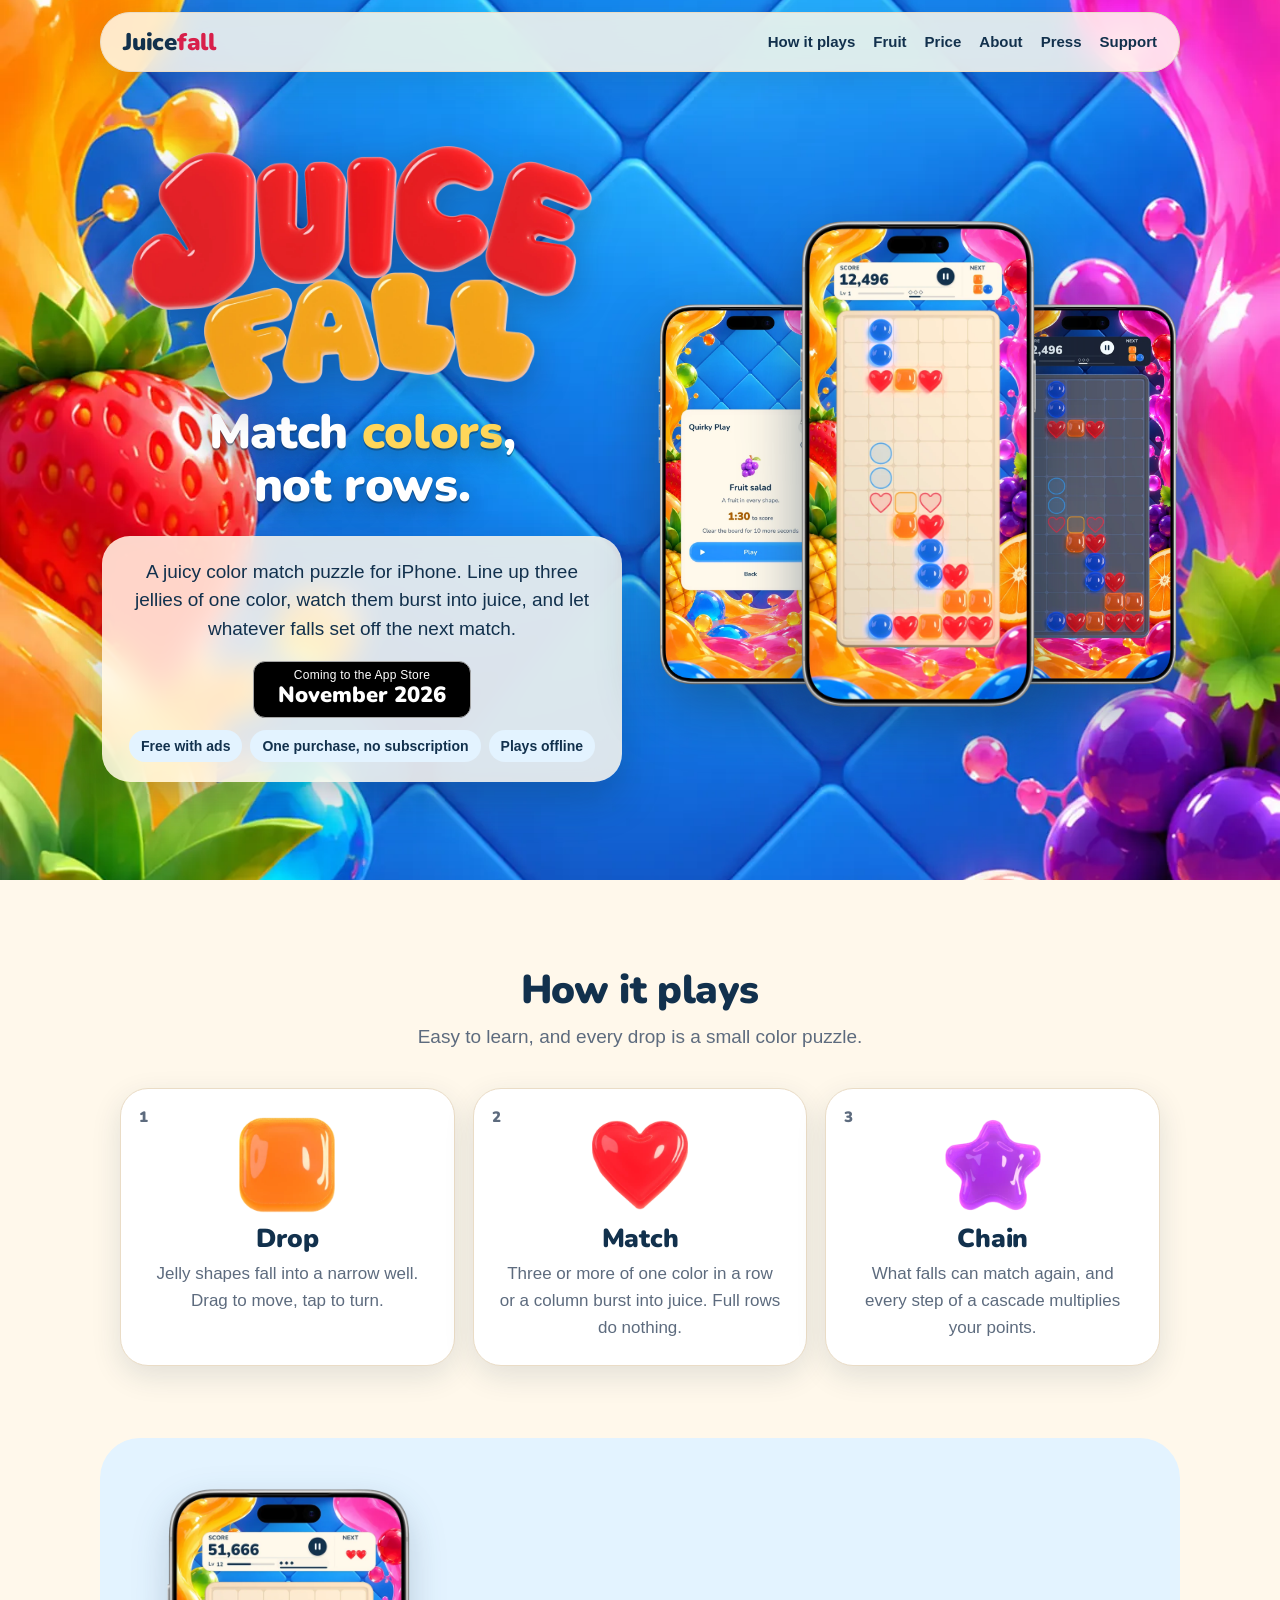
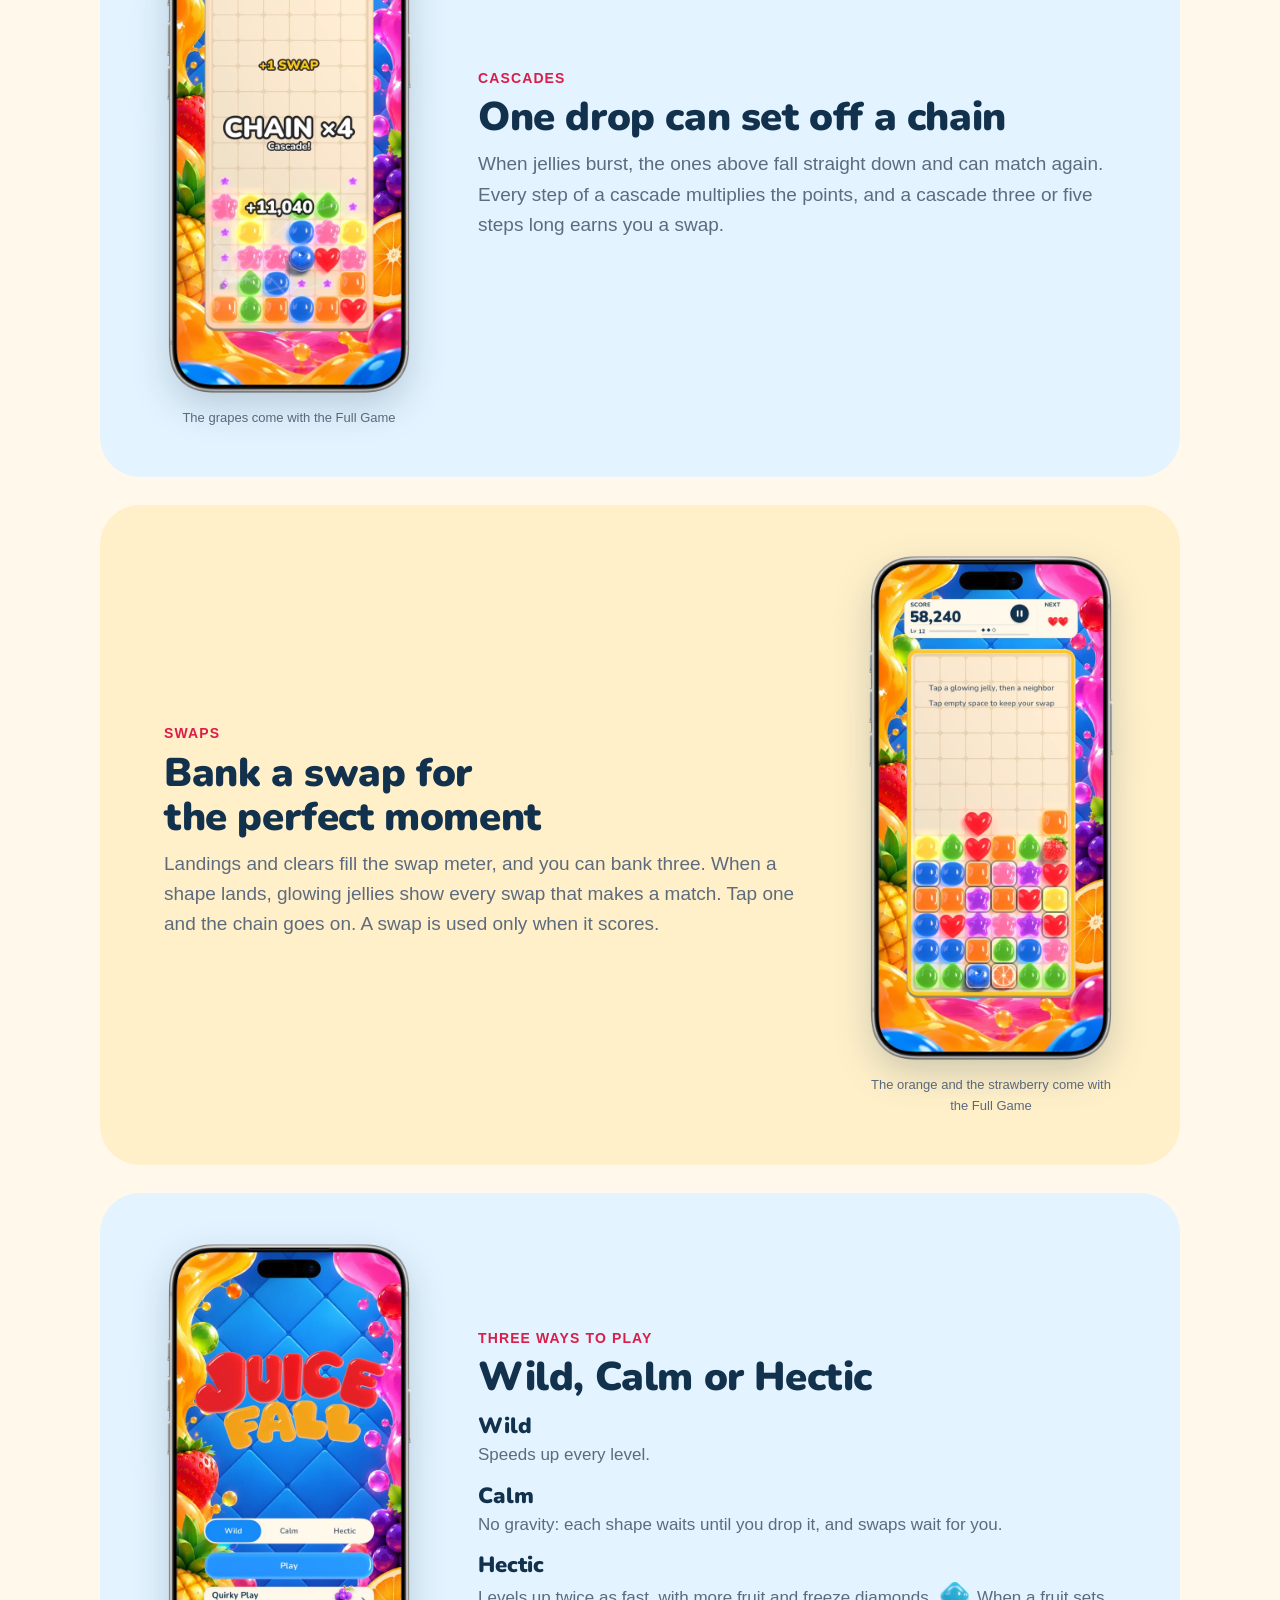
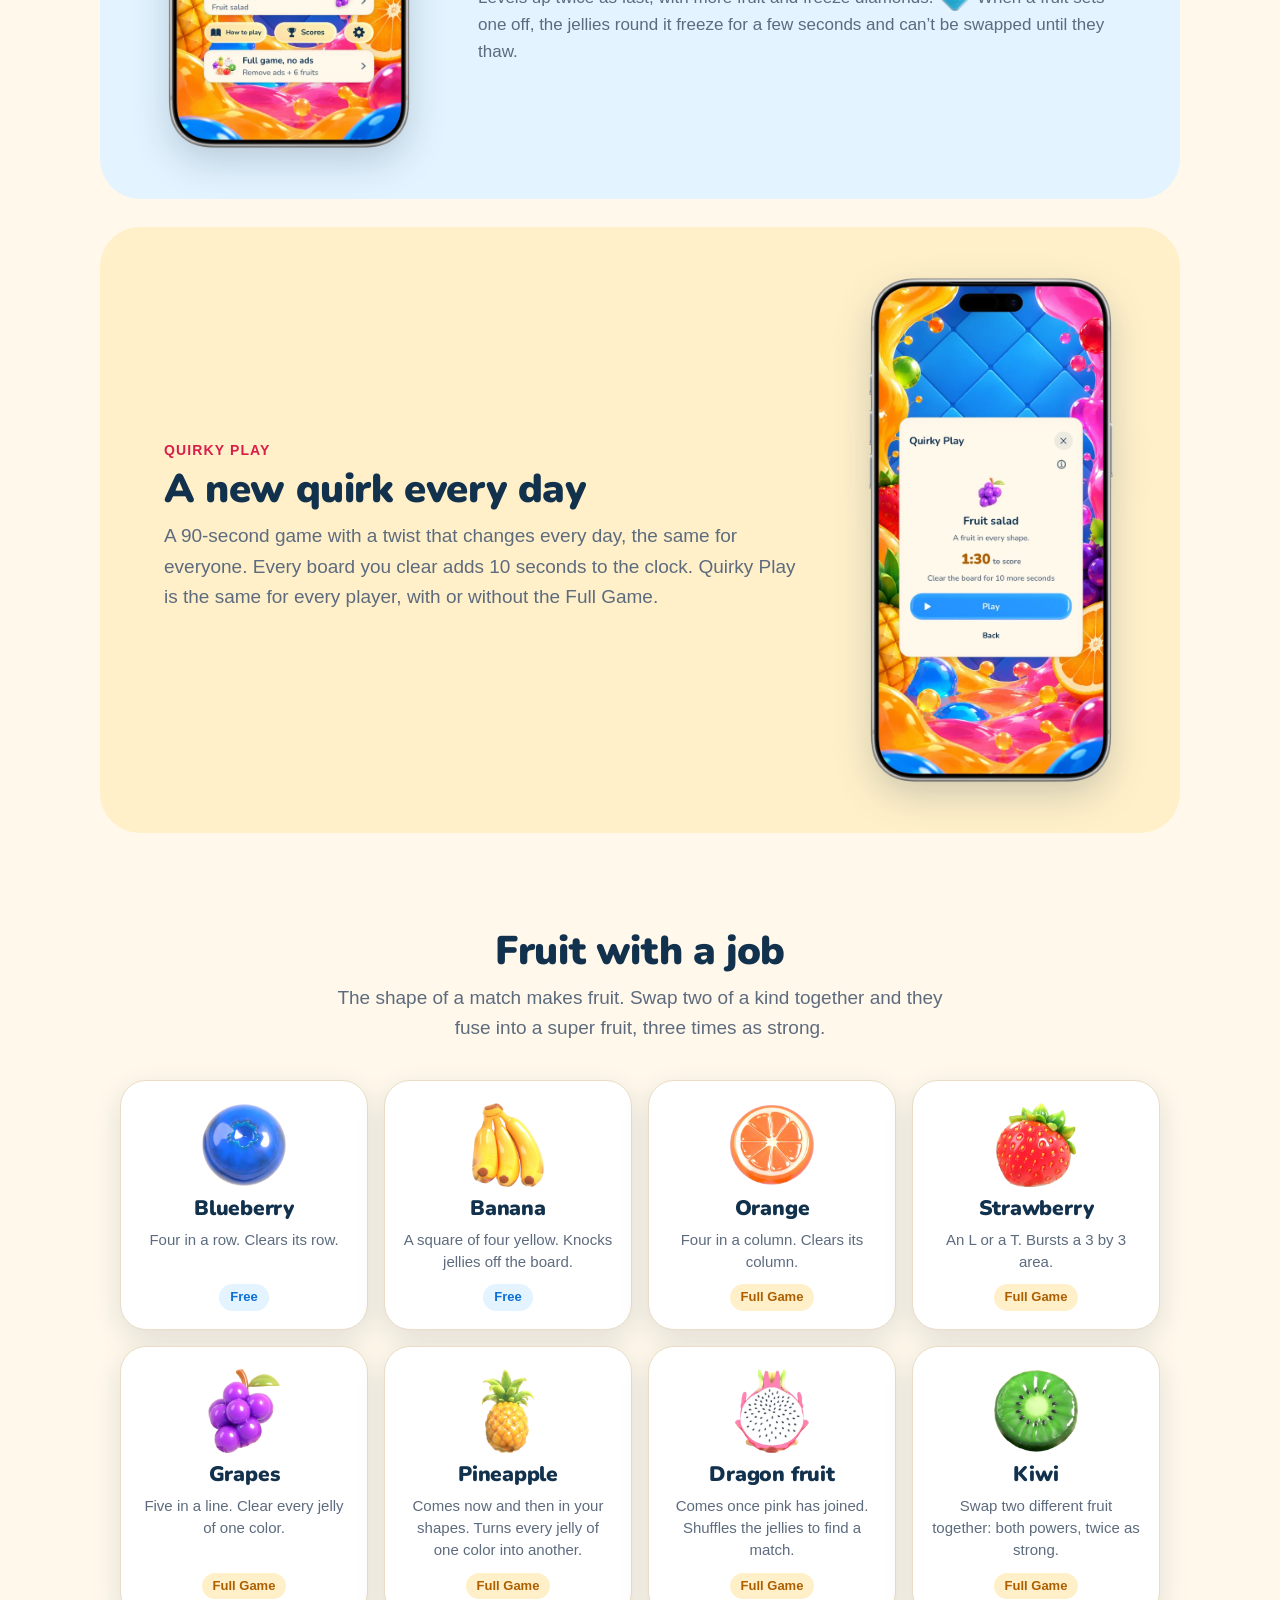
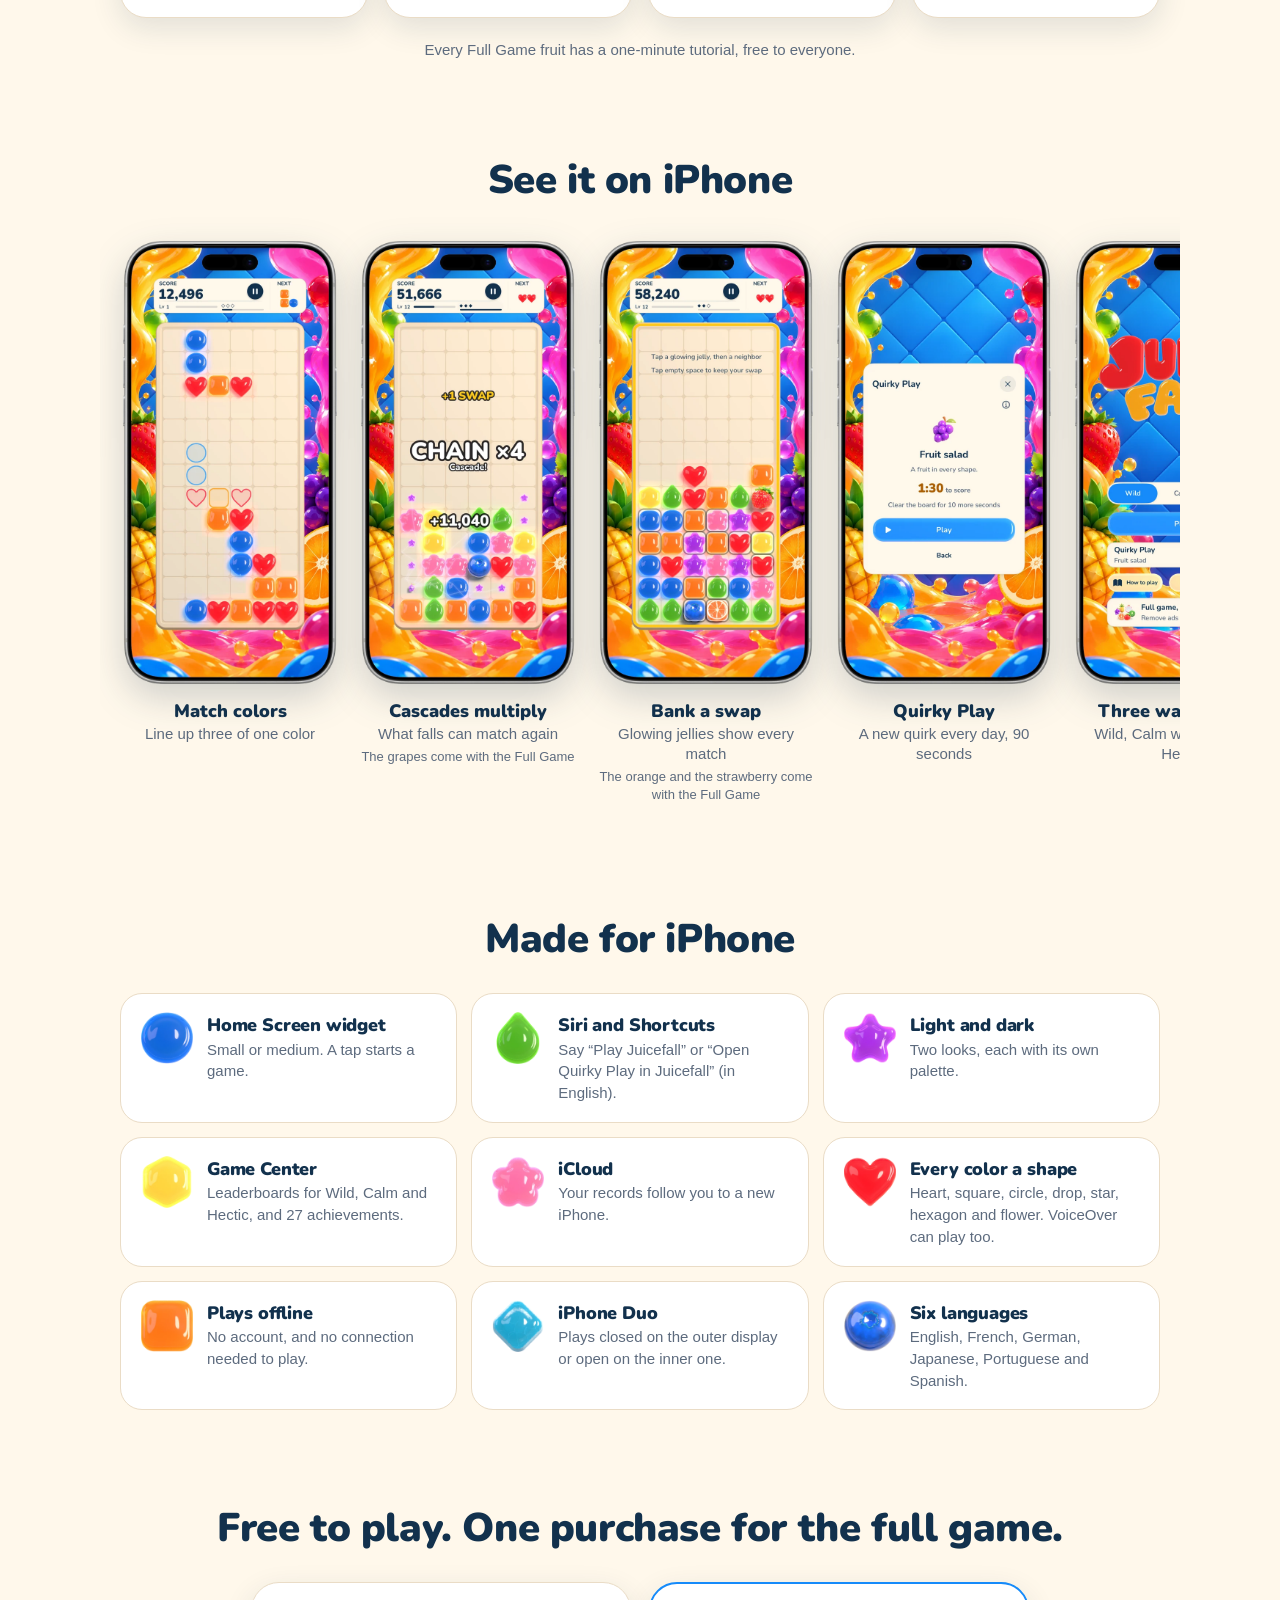
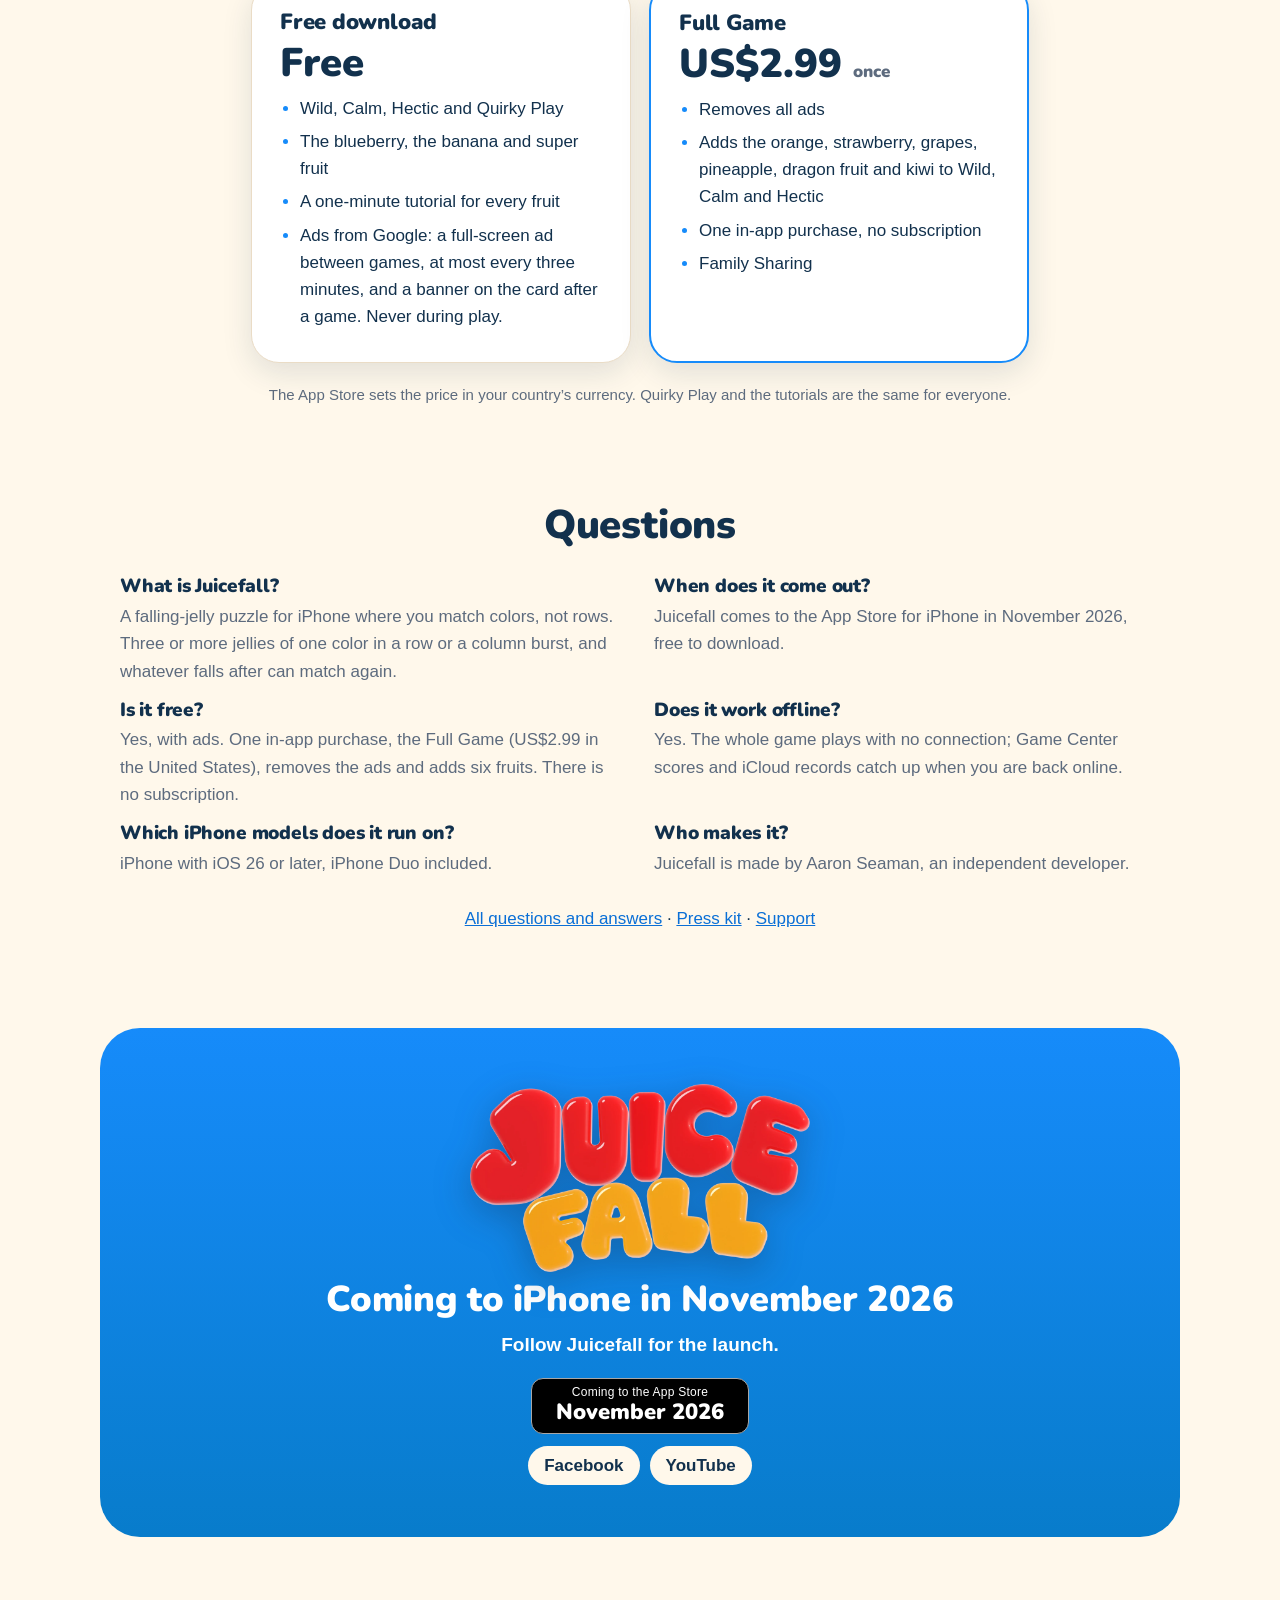
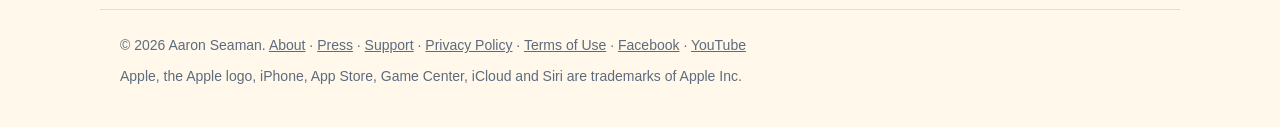
<file: index.html>
<!doctype html>
<html lang="en">
<head>
<meta charset="utf-8">
<meta name="viewport" content="width=device-width, initial-scale=1">
<title>Juicefall: Juicy color match puzzle for iPhone</title>
<meta name="description" content="Juicefall is a juicy color match puzzle for iPhone: match jellies by color, not rows, chain cascades, bank swaps and fuse fruit. Coming November 2026.">
<link rel="canonical" href="https://juicefall.com/">
<meta name="apple-itunes-app" content="app-id=6823235878">
<meta name="theme-color" content="#168BFA" media="(prefers-color-scheme: light)">
<meta name="theme-color" content="#0A1020" media="(prefers-color-scheme: dark)">
<meta property="og:type" content="website">
<meta property="og:site_name" content="Juicefall">
<meta property="og:title" content="Juicefall: Juicy color match puzzle for iPhone">
<meta property="og:description" content="Match colors, not rows. Chain cascades, bank swaps and fuse fruit. Coming to iPhone in November 2026: free with ads, no subscription.">
<meta property="og:url" content="https://juicefall.com/">
<meta property="og:image" content="https://juicefall.com/img/og.jpg">
<meta property="og:image:width" content="1200">
<meta property="og:image:height" content="630">
<meta property="og:image:alt" content="The Juicefall title in jelly letters over the game's juice-splash art, with three iPhone screens of the game">
<meta name="twitter:card" content="summary_large_image">
<link rel="icon" type="image/png" href="favicon.png">
<link rel="apple-touch-icon" href="apple-touch-icon.png">
<link rel="preload" href="fonts/nunito-black.woff" as="font" type="font/woff" crossorigin>
<link rel="preload" href="img/title.webp" as="image" type="image/webp" fetchpriority="high">
<link rel="preload" href="img/hero/backdrop.webp" as="image" type="image/webp" media="(min-width: 721px) and (prefers-color-scheme: light)">
<link rel="preload" href="img/hero/backdrop-720.webp" as="image" type="image/webp" media="(max-width: 720px) and (prefers-color-scheme: light)">
<link rel="preload" href="img/hero/backdrop-dark.webp" as="image" type="image/webp" media="(min-width: 721px) and (prefers-color-scheme: dark)">
<link rel="preload" href="img/hero/backdrop-dark-720.webp" as="image" type="image/webp" media="(max-width: 720px) and (prefers-color-scheme: dark)">
<link rel="stylesheet" href="style.css">
<link rel="stylesheet" href="home.css">
<script type="application/ld+json">
{
  "@context": "https://schema.org",
  "@graph": [
    {
      "@type": "WebSite",
      "@id": "https://juicefall.com/#website",
      "name": "Juicefall",
      "url": "https://juicefall.com/",
      "inLanguage": "en",
      "publisher": { "@id": "https://juicefall.com/#developer" }
    },
    {
      "@type": "Person",
      "@id": "https://juicefall.com/#developer",
      "name": "Aaron Seaman",
      "url": "https://juicefall.com/"
    },
    {
      "@type": ["MobileApplication", "VideoGame"],
      "@id": "https://juicefall.com/#app",
      "name": "Juicefall",
      "description": "Juicefall is a falling-jelly puzzle for iPhone where you match colors, not rows. Jelly shapes drop into a narrow well; line up three or more jellies of one color in a row or column and they burst, and whatever falls after can match again. Every step of a cascade multiplies the points, banked swaps finish matches, and two fruit swapped together fuse into one with both powers. Three modes (Wild, Calm, Hectic, with freeze diamonds) and Quirky Play, a 90-second game with a new quirk each day. Coming to the App Store in November 2026. Free to play, with ads between games and one purchase, the full game, that removes them; no subscription and no account; it plays offline.",
      "url": "https://juicefall.com/",
      "installUrl": "https://apps.apple.com/app/id6823235878",
      "sameAs": ["https://apps.apple.com/app/id6823235878", "https://www.facebook.com/juicefall", "https://www.youtube.com/@juicefall"],
      "image": "https://juicefall.com/img/icon-512.png",
      "screenshot": [
        "https://juicefall.com/img/shots/01-colors.jpg",
        "https://juicefall.com/img/shots/02-cascade.jpg",
        "https://juicefall.com/img/shots/04-quirky.jpg",
        "https://juicefall.com/img/shots/05-modes.jpg"
      ],
      "operatingSystem": "iOS 26.0 or later",
      "applicationCategory": "GameApplication",
      "applicationSubCategory": "Puzzle",
      "genre": ["Puzzle", "Casual"],
      "gamePlatform": "iPhone",
      "playMode": "SinglePlayer",
      "contentRating": "4+",
      "softwareVersion": "1.1",
      "inLanguage": ["en", "de", "es", "fr", "ja", "pt-BR"],
      "offers": {
        "@type": "Offer",
        "price": "0",
        "priceCurrency": "USD",
        "description": "Free to download and play, with ads. One in-app purchase, the full game, removes the ads and adds six fruit; no subscription."
      },
      "featureList": [
        "Match three or more jellies of one color in a row or column; full rows do nothing",
        "Cascades: what falls after a match can match again, and each step multiplies the points",
        "A swap meter that banks up to three swaps; glowing jellies show every swap that makes a match",
        "Fruit power-ups made by the shape of a match; the blueberry and the banana come with every game, six more with the full game",
        "Fruit fusion: two of a kind make a super fruit, three times as strong; with the full game, two different fruit make a kiwi with both powers, twice as strong",
        "Wild, Calm (no gravity) and Hectic modes; in Hectic, a fruit that sets off a freeze diamond freezes the jellies round it for a few seconds",
        "Quirky Play: a 90-second game with a new quirk each day, the same for everyone",
        "Game Center leaderboards and 27 achievements",
        "Light and dark appearance, each with its own palette",
        "A Home Screen widget in two sizes; Siri and Shortcuts in English: \"Play Juicefall\", \"Open Quirky Play in Juicefall\"",
        "Plays on iPhone Duo, on the outer display and on the inner one",
        "One purchase for the full game, no subscription, no account",
        "Plays offline",
        "Every color a shape of its own, VoiceOver actions"
      ],
      "author": { "@id": "https://juicefall.com/#developer" },
      "publisher": { "@id": "https://juicefall.com/#developer" }
    }
  ]
}
</script>
</head>
<body class="home">
<a class="skip" href="#main">Skip to content</a>
<header class="topbar">
  <nav aria-label="Site">
    <a class="brand" href="./" aria-current="page">Juice<span>fall</span></a>
    <a class="anchor" href="#how">How it plays</a>
    <a class="anchor" href="#fruit">Fruit</a>
    <a class="anchor" href="#price">Price</a>
    <a href="about.html">About</a>
    <a href="press.html">Press</a>
    <a href="support.html">Support</a>
  </nav>
</header>

<main id="main">
  <section class="hero" aria-labelledby="hero-title">
    <div class="hero-copy">
      <h1 id="hero-title">
        <img class="hero-logo" src="img/title.webp" width="1100" height="608" fetchpriority="high" alt="Juicefall">
        <span class="hero-line">Match <em>colors</em>, not rows.</span>
      </h1>
      <div class="hero-card">
        <p class="hero-sub">A juicy color match puzzle for iPhone. Line up three jellies of one color, watch them burst into juice, and let whatever falls set off the next match.</p>
        <div class="get">
          <span class="soon" data-app-store="badge"><small>Coming to the App Store</small><strong>November 2026</strong></span>
          <ul class="chips" aria-label="At a glance">
            <li>Free with ads</li>
            <li>One purchase, no subscription</li>
            <li>Plays offline</li>
          </ul>
        </div>
      </div>
    </div>
    <div class="hero-phones">
      <img class="side" src="img/devices/04-quirky.webp" width="600" height="1224" alt="Juicefall on iPhone: today's Quirky Play card, 90 seconds to score">
      <img class="front" src="img/devices/01-colors.webp" width="600" height="1224" alt="Juicefall on iPhone: a two-color pair falling into the well, its landing place outlined">
      <img class="side" src="img/devices/06-dark.webp" width="600" height="1224" alt="Juicefall on iPhone in dark appearance: a pair falling onto the dark board">
    </div>
  </section>

  <section class="steps" id="how" aria-labelledby="how-title">
    <h2 id="how-title">How it plays</h2>
    <p class="intro">Easy to learn, and every drop is a small color puzzle.</p>
    <ol>
      <li><img class="bob" src="img/pieces/square.webp" width="256" height="256" alt="" loading="lazy"><h3>Drop</h3><p>Jelly shapes fall into a narrow well. Drag to move, tap to turn.</p></li>
      <li><img class="bob" src="img/pieces/heart.webp" width="256" height="256" alt="" loading="lazy"><h3>Match</h3><p>Three or more of one color in a row or a column burst into juice. Full rows do nothing.</p></li>
      <li><img class="bob" src="img/pieces/star.webp" width="256" height="256" alt="" loading="lazy"><h3>Chain</h3><p>What falls can match again, and every step of a cascade multiplies your points.</p></li>
    </ol>
  </section>

  <section class="spot tint-blue" aria-labelledby="cascade-title">
    <figure class="device">
      <img src="img/devices/02-cascade.webp" width="600" height="1224" loading="lazy" alt="Juicefall on iPhone: grapes have taken a whole color and a chain of four follows, with a swap earned">
      <figcaption>The grapes come with the Full Game</figcaption>
    </figure>
    <div class="spot-text">
      <p class="eyebrow">Cascades</p>
      <h2 id="cascade-title">One drop can set off a chain</h2>
      <p>When jellies burst, the ones above fall straight down and can match again. Every step of a cascade multiplies the points, and a cascade three or five steps long earns you a swap.</p>
    </div>
  </section>

  <section class="spot flip tint-warm" aria-labelledby="swap-title">
    <figure class="device">
      <img src="img/devices/03-swap.webp" width="600" height="1224" loading="lazy" alt="Juicefall on iPhone: a shape has landed and glowing jellies show every swap that makes a match">
      <figcaption>The orange and the strawberry come with the Full Game</figcaption>
    </figure>
    <div class="spot-text">
      <p class="eyebrow">Swaps</p>
      <h2 id="swap-title">Bank a swap for the perfect moment</h2>
      <p>Landings and clears fill the swap meter, and you can bank three. When a shape lands, glowing jellies show every swap that makes a match. Tap one and the chain goes on. A swap is used only when it scores.</p>
    </div>
  </section>

  <section class="spot tint-blue" aria-labelledby="modes-title">
    <figure class="device">
      <img src="img/devices/05-modes.webp" width="600" height="1224" loading="lazy" alt="Juicefall on iPhone: the main menu with Wild, Calm and Hectic, Quirky Play and How to play">
    </figure>
    <div class="spot-text">
      <p class="eyebrow">Three ways to play</p>
      <h2 id="modes-title">Wild, Calm or Hectic</h2>
      <dl class="modes">
        <dt>Wild</dt><dd>Speeds up every level.</dd>
        <dt>Calm</dt><dd>No gravity: each shape waits until you drop it, and swaps wait for you.</dd>
        <dt>Hectic</dt><dd>Levels up twice as fast, with more fruit and freeze diamonds. <img class="inline-piece" src="img/pieces/diamond.webp" width="256" height="256" alt="A freeze diamond" loading="lazy"> When a fruit sets one off, the jellies round it freeze for a few seconds and can’t be swapped until they thaw.</dd>
      </dl>
    </div>
  </section>

  <section class="spot flip tint-warm" aria-labelledby="quirky-title">
    <figure class="device">
      <img src="img/devices/04-quirky.webp" width="600" height="1224" loading="lazy" alt="Juicefall on iPhone: today's quirk, 90 seconds to score, 10 more for each board you clear">
    </figure>
    <div class="spot-text">
      <p class="eyebrow">Quirky Play</p>
      <h2 id="quirky-title">A new quirk every day</h2>
      <p>A 90-second game with a twist that changes every day, the same for everyone. Every board you clear adds 10 seconds to the clock. Quirky Play is the same for every player, with or without the Full Game.</p>
    </div>
  </section>

  <section class="fruit" id="fruit" aria-labelledby="fruit-title">
    <h2 id="fruit-title">Fruit with a job</h2>
    <p class="intro">The shape of a match makes fruit. Swap two of a kind together and they fuse into a super fruit, three times as strong.</p>
    <ul class="fruit-grid">
      <li><img class="bob" src="img/pieces/blueberry.webp" width="256" height="256" alt="" loading="lazy"><h3>Blueberry</h3><p>Four in a row. Clears its row.</p><span class="tag free">Free</span></li>
      <li><img class="bob" src="img/pieces/banana.webp" width="256" height="256" alt="" loading="lazy"><h3>Banana</h3><p>A square of four yellow. Knocks jellies off the board.</p><span class="tag free">Free</span></li>
      <li><img class="bob" src="img/pieces/orange.webp" width="256" height="256" alt="" loading="lazy"><h3>Orange</h3><p>Four in a column. Clears its column.</p><span class="tag">Full Game</span></li>
      <li><img class="bob" src="img/pieces/strawberry.webp" width="256" height="256" alt="" loading="lazy"><h3>Strawberry</h3><p>An L or a T. Bursts a 3 by 3 area.</p><span class="tag">Full Game</span></li>
      <li><img class="bob" src="img/pieces/grapes.webp" width="256" height="256" alt="" loading="lazy"><h3>Grapes</h3><p>Five in a line. Clear every jelly of one color.</p><span class="tag">Full Game</span></li>
      <li><img class="bob" src="img/pieces/pineapple.webp" width="256" height="256" alt="" loading="lazy"><h3>Pineapple</h3><p>Comes now and then in your shapes. Turns every jelly of one color into another.</p><span class="tag">Full Game</span></li>
      <li><img class="bob" src="img/pieces/dragonfruit.webp" width="256" height="256" alt="" loading="lazy"><h3>Dragon fruit</h3><p>Comes once pink has joined. Shuffles the jellies to find a match.</p><span class="tag">Full Game</span></li>
      <li><img class="bob" src="img/pieces/kiwi.webp" width="256" height="256" alt="" loading="lazy"><h3>Kiwi</h3><p>Swap two different fruit together: both powers, twice as strong.</p><span class="tag">Full Game</span></li>
    </ul>
    <p class="note">Every Full Game fruit has a one-minute tutorial, free to everyone.</p>
  </section>

  <section class="gallery" aria-labelledby="gallery-title">
    <h2 id="gallery-title">See it on iPhone</h2>
    <div class="shots" tabindex="0" aria-label="Screenshots, scroll sideways">
      <figure><img src="img/devices/01-colors.webp" width="600" height="1224" loading="lazy" alt="Juicefall on iPhone: A two-color pair falling into the well, its landing place outlined"><figcaption><strong>Match colors</strong> Line up three of one color</figcaption></figure>
      <figure><img src="img/devices/02-cascade.webp" width="600" height="1224" loading="lazy" alt="Juicefall on iPhone: Grapes have taken a whole color and a chain of four follows, with a swap earned"><figcaption><strong>Cascades multiply</strong> What falls can match again <small>The grapes come with the Full Game</small></figcaption></figure>
      <figure><img src="img/devices/03-swap.webp" width="600" height="1224" loading="lazy" alt="Juicefall on iPhone: A shape has landed and glowing jellies show every swap that makes a match"><figcaption><strong>Bank a swap</strong> Glowing jellies show every match <small>The orange and the strawberry come with the Full Game</small></figcaption></figure>
      <figure><img src="img/devices/04-quirky.webp" width="600" height="1224" loading="lazy" alt="Juicefall on iPhone: Today's quirk: 90 seconds to score, 10 more for each board you clear"><figcaption><strong>Quirky Play</strong> A new quirk every day, 90 seconds</figcaption></figure>
      <figure><img src="img/devices/05-modes.webp" width="600" height="1224" loading="lazy" alt="Juicefall on iPhone: The main menu: Wild, Calm and Hectic, Quirky Play and How to play"><figcaption><strong>Three ways to play</strong> Wild, Calm with no gravity, Hectic</figcaption></figure>
      <figure><img src="img/devices/06-dark.webp" width="600" height="1224" loading="lazy" alt="Juicefall on iPhone: A two-color pair falling into the well on the dark board"><figcaption><strong>Light and dark</strong> Each with its own colors</figcaption></figure>
      <figure><img src="img/devices/07-tutorials.webp" width="600" height="1224" loading="lazy" alt="Juicefall on iPhone: The pineapple's tutorial"><figcaption><strong>One-minute tutorials</strong> One for each Full Game fruit</figcaption></figure>
      <figure><img src="img/devices/08-store.webp" width="600" height="1224" loading="lazy" alt="Juicefall on iPhone: The store: the Full Game removes all ads and adds six fruits"><figcaption><strong>One purchase</strong> Removes ads, adds six fruits</figcaption></figure>
    </div>
  </section>

  <section class="extras" aria-labelledby="extras-title">
    <h2 id="extras-title">Made for iPhone</h2>
    <ul>
      <li><img src="img/pieces/circle.webp" width="256" height="256" alt="" loading="lazy"><h3>Home Screen widget</h3><p>Small or medium. A tap starts a game.</p></li>
      <li><img src="img/pieces/drop.webp" width="256" height="256" alt="" loading="lazy"><h3>Siri and Shortcuts</h3><p>Say “Play Juicefall” or “Open Quirky Play in Juicefall” (in English).</p></li>
      <li><img src="img/pieces/star.webp" width="256" height="256" alt="" loading="lazy"><h3>Light and dark</h3><p>Two looks, each with its own palette.</p></li>
      <li><img src="img/pieces/hexagon.webp" width="256" height="256" alt="" loading="lazy"><h3>Game Center</h3><p>Leaderboards for Wild, Calm and Hectic, and 27 achievements.</p></li>
      <li><img src="img/pieces/flower.webp" width="256" height="256" alt="" loading="lazy"><h3>iCloud</h3><p>Your records follow you to a new iPhone.</p></li>
      <li><img src="img/pieces/heart.webp" width="256" height="256" alt="" loading="lazy"><h3>Every color a shape</h3><p>Heart, square, circle, drop, star, hexagon and flower. VoiceOver can play too.</p></li>
      <li><img src="img/pieces/square.webp" width="256" height="256" alt="" loading="lazy"><h3>Plays offline</h3><p>No account, and no connection needed to play.</p></li>
      <li><img src="img/pieces/diamond.webp" width="256" height="256" alt="" loading="lazy"><h3>iPhone Duo</h3><p>Plays closed on the outer display or open on the inner one.</p></li>
      <li><img src="img/pieces/blueberry.webp" width="256" height="256" alt="" loading="lazy"><h3>Six languages</h3><p>English, French, German, Japanese, Portuguese and Spanish.</p></li>
    </ul>
  </section>

  <section class="price" id="price" aria-labelledby="price-title">
    <h2 id="price-title">Free to play. One purchase for the full game.</h2>
    <div class="plans">
      <div class="plan">
        <h3>Free download</h3>
        <p class="amount">Free</p>
        <ul>
          <li>Wild, Calm, Hectic and Quirky Play</li>
          <li>The blueberry, the banana and super fruit</li>
          <li>A one-minute tutorial for every fruit</li>
          <li>Ads from Google: a full-screen ad between games, at most every three minutes, and a banner on the card after a game. Never during play.</li>
        </ul>
      </div>
      <div class="plan full">
        <h3>Full Game</h3>
        <p class="amount">US$2.99 <small>once</small></p>
        <ul>
          <li>Removes all ads</li>
          <li>Adds the orange, strawberry, grapes, pineapple, dragon fruit and kiwi to Wild, Calm and Hectic</li>
          <li>One in-app purchase, no subscription</li>
          <li>Family Sharing</li>
        </ul>
      </div>
    </div>
    <p class="note">The App Store sets the price in your country’s currency. Quirky Play and the tutorials are the same for everyone.</p>
  </section>

  <section class="faq" aria-labelledby="faq-title">
    <h2 id="faq-title">Questions</h2>
    <div class="faq-list">
      <div><h3>What is Juicefall?</h3><p>A falling-jelly puzzle for iPhone where you match colors, not rows. Three or more jellies of one color in a row or a column burst, and whatever falls after can match again.</p></div>
      <div><h3>When does it come out?</h3><p>Juicefall comes to the App Store for iPhone in November 2026, free to download.</p></div>
      <div><h3>Is it free?</h3><p>Yes, with ads. One in-app purchase, the Full Game (US$2.99 in the United States), removes the ads and adds six fruits. There is no subscription.</p></div>
      <div><h3>Does it work offline?</h3><p>Yes. The whole game plays with no connection; Game Center scores and iCloud records catch up when you are back online.</p></div>
      <div><h3>Which iPhone models does it run on?</h3><p>iPhone with iOS 26 or later, iPhone Duo included.</p></div>
      <div><h3>Who makes it?</h3><p>Juicefall is made by Aaron Seaman, an independent developer.</p></div>
    </div>
    <p class="more"><a href="about.html">All questions and answers</a> · <a href="press.html">Press kit</a> · <a href="support.html">Support</a></p>
  </section>

  <section class="closing" aria-labelledby="closing-title">
    <img class="closing-logo" src="img/title.webp" width="1100" height="608" loading="lazy" alt="">
    <h2 id="closing-title">Coming to iPhone in November 2026</h2>
    <p>Follow Juicefall for the launch.</p>
    <div class="get">
      <span class="soon" data-app-store="badge"><small>Coming to the App Store</small><strong>November 2026</strong></span>
      <p class="follow"><a href="https://www.facebook.com/juicefall">Facebook</a> <a href="https://www.youtube.com/@juicefall">YouTube</a></p>
    </div>
  </section>
</main>
<footer>
  <p>&copy; 2026 Aaron Seaman. <a href="about.html">About</a> · <a href="press.html">Press</a> · <a href="support.html">Support</a> · <a href="privacy.html">Privacy Policy</a> · <a href="terms.html">Terms of Use</a> · <a href="https://www.facebook.com/juicefall">Facebook</a> · <a href="https://www.youtube.com/@juicefall">YouTube</a></p>
  <p>Apple, the Apple logo, iPhone, App Store, Game Center, iCloud and Siri are trademarks of Apple Inc.</p>
</footer>
<script src="app-store.js"></script>
</body>
</html>
</file>
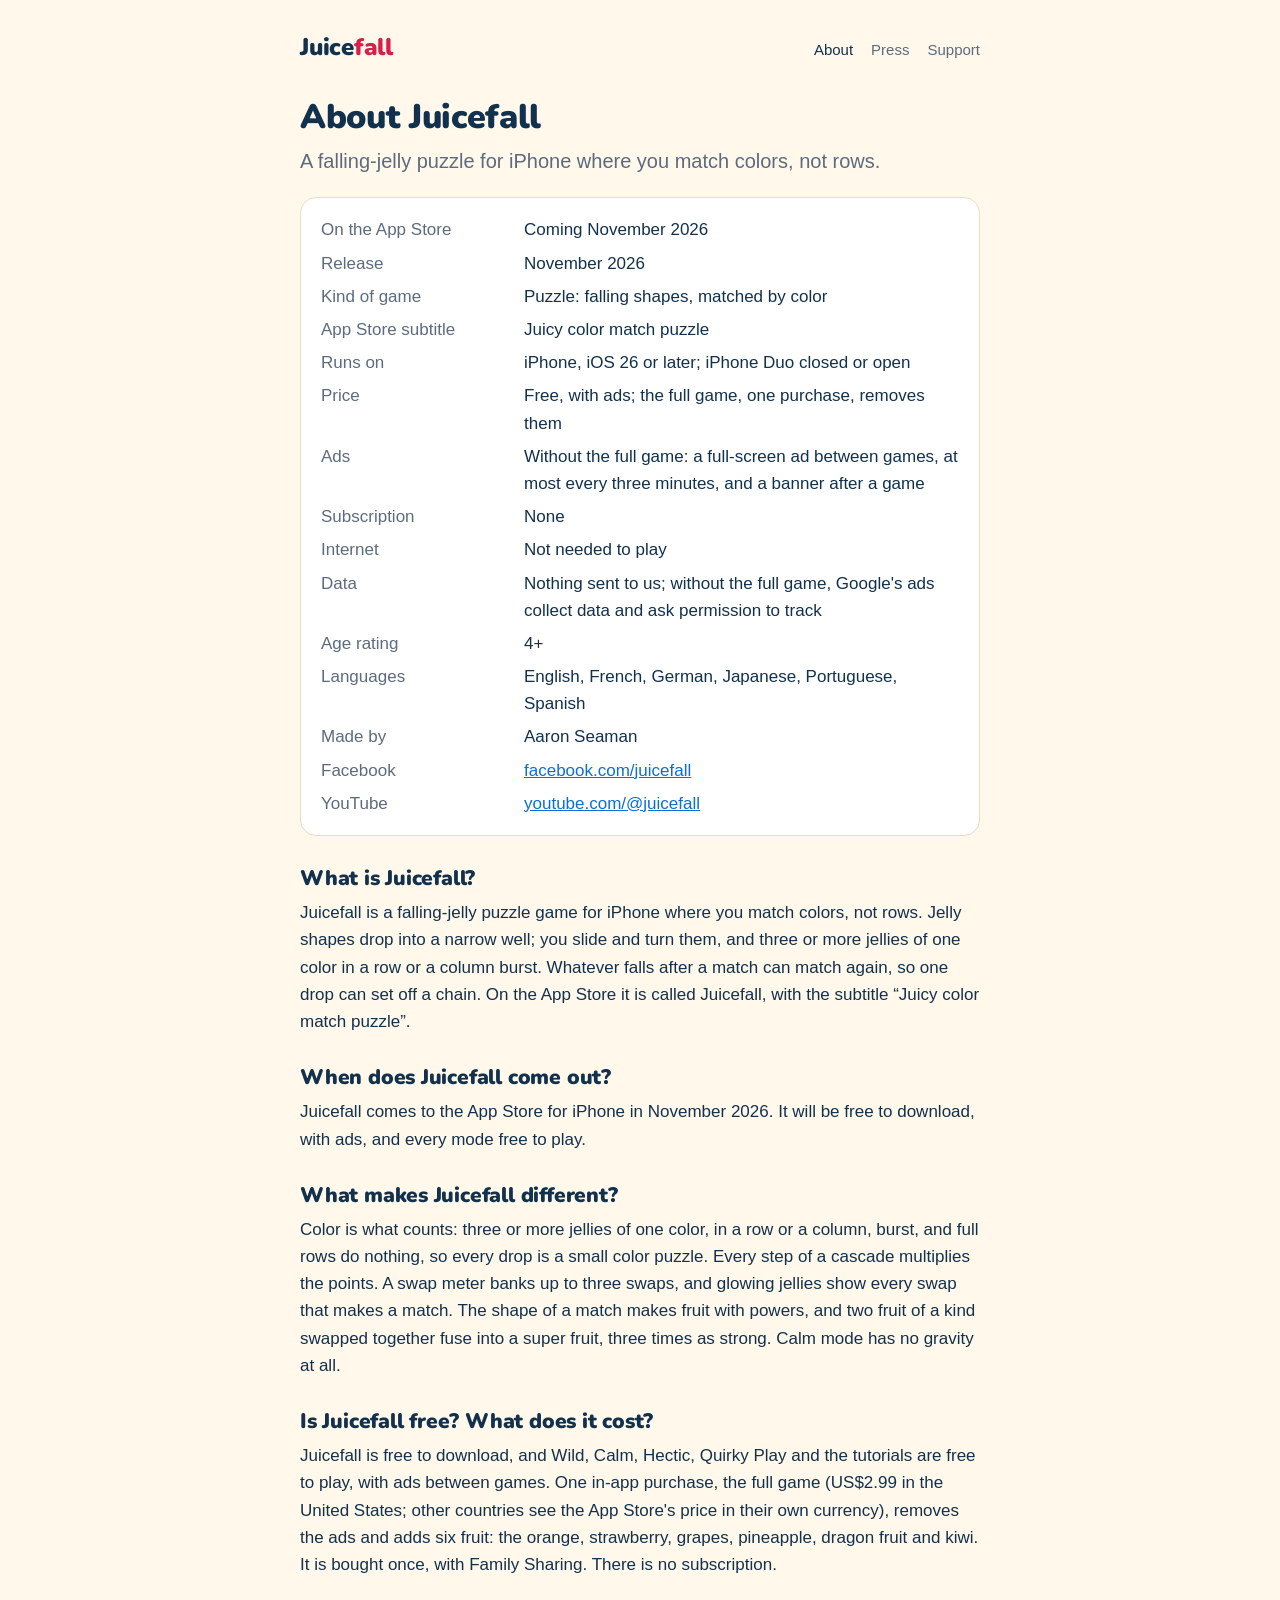
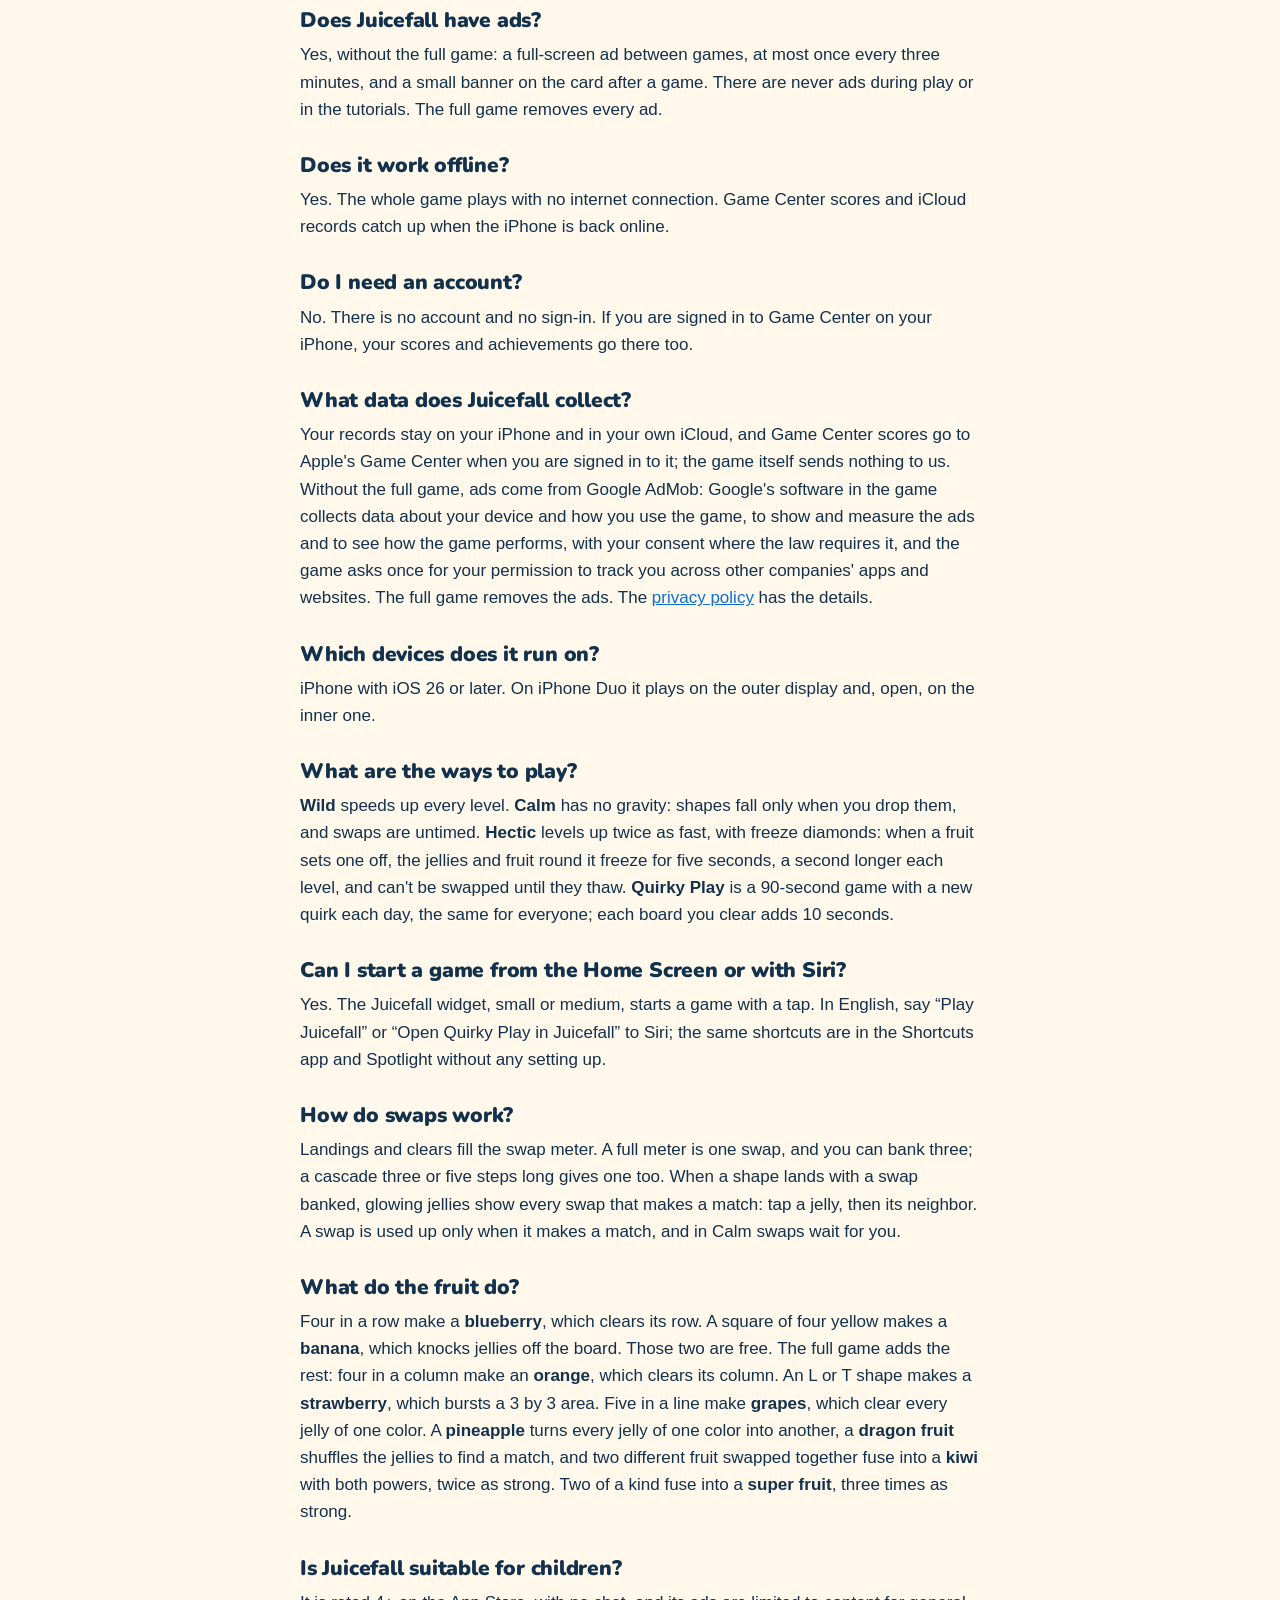
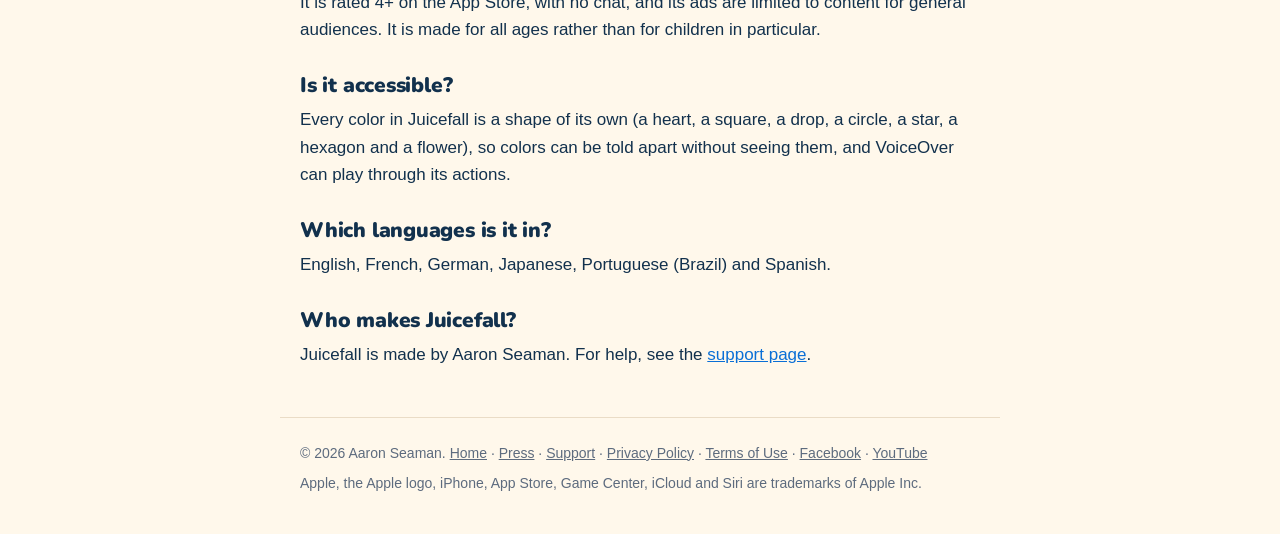
<file: about.html>
<!doctype html>
<html lang="en">
<head>
<meta charset="utf-8">
<meta name="viewport" content="width=device-width, initial-scale=1">
<title>About Juicefall: questions and answers</title>
<meta name="description" content="What Juicefall is, how it plays, when it comes out and what it costs: a falling-jelly puzzle for iPhone, coming November 2026. Free with ads, one purchase for the full game, no subscription, no account.">
<link rel="canonical" href="https://juicefall.com/about.html">
<meta name="apple-itunes-app" content="app-id=6823235878">
<meta property="og:type" content="article">
<meta property="og:site_name" content="Juicefall">
<meta property="og:title" content="About Juicefall: questions and answers">
<meta property="og:description" content="A falling-jelly puzzle for iPhone where you match colors, not rows. Free with ads, no subscription, plays offline.">
<meta property="og:url" content="https://juicefall.com/about.html">
<meta property="og:image" content="https://juicefall.com/img/og.jpg">
<meta name="twitter:card" content="summary_large_image">
<link rel="icon" type="image/png" href="favicon.png">
<link rel="apple-touch-icon" href="apple-touch-icon.png">
<link rel="stylesheet" href="style.css">
<script type="application/ld+json">
{
  "@context": "https://schema.org",
  "@type": "FAQPage",
  "mainEntity": [
    { "@type": "Question", "name": "What is Juicefall?", "acceptedAnswer": { "@type": "Answer", "text": "Juicefall is a falling-jelly puzzle game for iPhone where you match colors, not rows. Jelly shapes drop into a narrow well; you slide and turn them, and three or more jellies of one color in a row or a column burst. Whatever falls after a match can match again, so one drop can set off a chain. On the App Store it is called Juicefall, with the subtitle “Juicy color match puzzle”." } },
    { "@type": "Question", "name": "When does Juicefall come out?", "acceptedAnswer": { "@type": "Answer", "text": "Juicefall comes to the App Store for iPhone in November 2026. It will be free to download, with ads, and every mode free to play." } },
    { "@type": "Question", "name": "What makes Juicefall different?", "acceptedAnswer": { "@type": "Answer", "text": "Color is what counts: three or more jellies of one color, in a row or a column, burst, and full rows do nothing, so every drop is a small color puzzle. Every step of a cascade multiplies the points. A swap meter banks up to three swaps, and glowing jellies show every swap that makes a match. The shape of a match makes fruit with powers, and two fruit of a kind swapped together fuse into a super fruit, three times as strong. Calm mode has no gravity at all." } },
    { "@type": "Question", "name": "Is Juicefall free? What does it cost?", "acceptedAnswer": { "@type": "Answer", "text": "Juicefall is free to download, and Wild, Calm, Hectic, Quirky Play and the tutorials are free to play, with ads between games. One in-app purchase, the full game (US$2.99 in the United States; other countries see the App Store's price in their own currency), removes the ads and adds six fruit: the orange, strawberry, grapes, pineapple, dragon fruit and kiwi. It is bought once, with Family Sharing. There is no subscription." } },
    { "@type": "Question", "name": "Does Juicefall have ads?", "acceptedAnswer": { "@type": "Answer", "text": "Yes, without the full game: a full-screen ad between games, at most once every three minutes, and a small banner on the card after a game. There are never ads during play or in the tutorials. The full game removes every ad." } },
    { "@type": "Question", "name": "Does it work offline?", "acceptedAnswer": { "@type": "Answer", "text": "Yes. The whole game plays with no internet connection. Game Center scores and iCloud records catch up when the iPhone is back online." } },
    { "@type": "Question", "name": "Do I need an account?", "acceptedAnswer": { "@type": "Answer", "text": "No. There is no account and no sign-in. If you are signed in to Game Center on your iPhone, your scores and achievements go there too." } },
    { "@type": "Question", "name": "What data does Juicefall collect?", "acceptedAnswer": { "@type": "Answer", "text": "Your records stay on your iPhone and in your own iCloud, and Game Center scores go to Apple's Game Center when you are signed in to it; the game itself sends nothing to us. Without the full game, ads come from Google AdMob: Google's software in the game collects data about your device and how you use the game, to show and measure the ads and to see how the game performs, with your consent where the law requires it, and the game asks once for your permission to track you across other companies' apps and websites. The full game removes the ads." } },
    { "@type": "Question", "name": "Which devices does it run on?", "acceptedAnswer": { "@type": "Answer", "text": "iPhone with iOS 26 or later. On iPhone Duo it plays on the outer display and, open, on the inner one." } },
    { "@type": "Question", "name": "What are the ways to play?", "acceptedAnswer": { "@type": "Answer", "text": "Wild speeds up every level. Calm has no gravity: shapes fall only when you drop them, and swaps are untimed. Hectic levels up twice as fast, with freeze diamonds: when a fruit sets one off, the jellies and fruit round it freeze for five seconds, a second longer each level, and can't be swapped until they thaw. Quirky Play is a 90-second game with a new quirk each day, the same for everyone; each board you clear adds 10 seconds." } },
    { "@type": "Question", "name": "Can I start a game from the Home Screen or with Siri?", "acceptedAnswer": { "@type": "Answer", "text": "Yes. The Juicefall widget, small or medium, starts a game with a tap. In English, say “Play Juicefall” or “Open Quirky Play in Juicefall” to Siri; the same shortcuts are in the Shortcuts app and Spotlight without any setting up." } },
    { "@type": "Question", "name": "How do swaps work?", "acceptedAnswer": { "@type": "Answer", "text": "Landings and clears fill the swap meter. A full meter is one swap, and you can bank three; a cascade three or five steps long gives one too. When a shape lands with a swap banked, glowing jellies show every swap that makes a match: tap a jelly, then its neighbor. A swap is used up only when it makes a match, and in Calm swaps wait for you." } },
    { "@type": "Question", "name": "What do the fruit do?", "acceptedAnswer": { "@type": "Answer", "text": "Four in a row make a blueberry, which clears its row. A square of four yellow makes a banana, which knocks jellies off the board. Those two are free. The full game adds the rest: four in a column make an orange, which clears its column. An L or T shape makes a strawberry, which bursts a 3 by 3 area. Five in a line make grapes, which clear every jelly of one color. A pineapple turns every jelly of one color into another, a dragon fruit shuffles the jellies to find a match, and two different fruit swapped together fuse into a kiwi with both powers, twice as strong. Two of a kind fuse into a super fruit, three times as strong." } },
    { "@type": "Question", "name": "Is Juicefall suitable for children?", "acceptedAnswer": { "@type": "Answer", "text": "It is rated 4+ on the App Store, with no chat, and its ads are limited to content for general audiences. It is made for all ages rather than for children in particular." } },
    { "@type": "Question", "name": "Is it accessible?", "acceptedAnswer": { "@type": "Answer", "text": "Every color in Juicefall is a shape of its own (a heart, a square, a drop, a circle, a star, a hexagon and a flower), so colors can be told apart without seeing them, and VoiceOver can play through its actions." } },
    { "@type": "Question", "name": "Which languages is it in?", "acceptedAnswer": { "@type": "Answer", "text": "English, French, German, Japanese, Portuguese (Brazil) and Spanish." } },
    { "@type": "Question", "name": "Who makes Juicefall?", "acceptedAnswer": { "@type": "Answer", "text": "Juicefall is made by Aaron Seaman. For help, see the support page at https://juicefall.com/support.html." } }
  ]
}
</script>
</head>
<body>
<header>
  <nav aria-label="Site">
    <a class="brand" href="./">Juice<span>fall</span></a>
    <a href="about.html" aria-current="page">About</a>
    <a href="press.html">Press</a>
    <a href="support.html">Support</a>
  </nav>
</header>
<main class="qa">
<h1>About Juicefall</h1>
<p class="lead">A falling-jelly puzzle for iPhone where you match colors, not rows.</p>

<div class="card">
  <dl class="sheet">
    <dt>On the App Store</dt><dd><span data-app-store="link">Coming November 2026</span></dd>
    <dt>Release</dt><dd>November 2026</dd>
    <dt>Kind of game</dt><dd>Puzzle: falling shapes, matched by color</dd>
    <dt>App Store subtitle</dt><dd>Juicy color match puzzle</dd>
    <dt>Runs on</dt><dd>iPhone, iOS 26 or later; iPhone Duo closed or open</dd>
    <dt>Price</dt><dd>Free, with ads; the full game, one purchase, removes them</dd>
    <dt>Ads</dt><dd>Without the full game: a full-screen ad between games, at most every three minutes, and a banner after a game</dd>
    <dt>Subscription</dt><dd>None</dd>
    <dt>Internet</dt><dd>Not needed to play</dd>
    <dt>Data</dt><dd>Nothing sent to us; without the full game, Google's ads collect data and ask permission to track</dd>
    <dt>Age rating</dt><dd>4+</dd>
    <dt>Languages</dt><dd>English, French, German, Japanese, Portuguese, Spanish</dd>
    <dt>Made by</dt><dd>Aaron Seaman</dd>
    <dt>Facebook</dt><dd><a href="https://www.facebook.com/juicefall">facebook.com/juicefall</a></dd>
    <dt>YouTube</dt><dd><a href="https://www.youtube.com/@juicefall">youtube.com/@juicefall</a></dd>
  </dl>
</div>

<h2>What is Juicefall?</h2>
<p>Juicefall is a falling-jelly puzzle game for iPhone where you match colors, not rows. Jelly shapes drop into a narrow well; you slide and turn them, and three or more jellies of one color in a row or a column burst. Whatever falls after a match can match again, so one drop can set off a chain. On the App Store it is called Juicefall, with the subtitle “Juicy color match puzzle”.</p>

<h2>When does Juicefall come out?</h2>
<p>Juicefall comes to the App Store for iPhone in November 2026. It will be free to download, with ads, and every mode free to play.</p>

<h2>What makes Juicefall different?</h2>
<p>Color is what counts: three or more jellies of one color, in a row or a column, burst, and full rows do nothing, so every drop is a small color puzzle. Every step of a cascade multiplies the points. A swap meter banks up to three swaps, and glowing jellies show every swap that makes a match. The shape of a match makes fruit with powers, and two fruit of a kind swapped together fuse into a super fruit, three times as strong. Calm mode has no gravity at all.</p>

<h2>Is Juicefall free? What does it cost?</h2>
<p>Juicefall is free to download, and Wild, Calm, Hectic, Quirky Play and the tutorials are free to play, with ads between games. One in-app purchase, the full game (US$2.99 in the United States; other countries see the App Store's price in their own currency), removes the ads and adds six fruit: the orange, strawberry, grapes, pineapple, dragon fruit and kiwi. It is bought once, with Family Sharing. There is no subscription.</p>

<h2>Does Juicefall have ads?</h2>
<p>Yes, without the full game: a full-screen ad between games, at most once every three minutes, and a small banner on the card after a game. There are never ads during play or in the tutorials. The full game removes every ad.</p>

<h2>Does it work offline?</h2>
<p>Yes. The whole game plays with no internet connection. Game Center scores and iCloud records catch up when the iPhone is back online.</p>

<h2>Do I need an account?</h2>
<p>No. There is no account and no sign-in. If you are signed in to Game Center on your iPhone, your scores and achievements go there too.</p>

<h2>What data does Juicefall collect?</h2>
<p>Your records stay on your iPhone and in your own iCloud, and Game Center scores go to Apple's Game Center when you are signed in to it; the game itself sends nothing to us. Without the full game, ads come from Google AdMob: Google's software in the game collects data about your device and how you use the game, to show and measure the ads and to see how the game performs, with your consent where the law requires it, and the game asks once for your permission to track you across other companies' apps and websites. The full game removes the ads. The <a href="privacy.html">privacy policy</a> has the details.</p>

<h2>Which devices does it run on?</h2>
<p>iPhone with iOS 26 or later. On iPhone Duo it plays on the outer display and, open, on the inner one.</p>

<h2>What are the ways to play?</h2>
<p><strong>Wild</strong> speeds up every level. <strong>Calm</strong> has no gravity: shapes fall only when you drop them, and swaps are untimed. <strong>Hectic</strong> levels up twice as fast, with freeze diamonds: when a fruit sets one off, the jellies and fruit round it freeze for five seconds, a second longer each level, and can't be swapped until they thaw. <strong>Quirky Play</strong> is a 90-second game with a new quirk each day, the same for everyone; each board you clear adds 10 seconds.</p>

<h2>Can I start a game from the Home Screen or with Siri?</h2>
<p>Yes. The Juicefall widget, small or medium, starts a game with a tap. In English, say “Play Juicefall” or “Open Quirky Play in Juicefall” to Siri; the same shortcuts are in the Shortcuts app and Spotlight without any setting up.</p>

<h2>How do swaps work?</h2>
<p>Landings and clears fill the swap meter. A full meter is one swap, and you can bank three; a cascade three or five steps long gives one too. When a shape lands with a swap banked, glowing jellies show every swap that makes a match: tap a jelly, then its neighbor. A swap is used up only when it makes a match, and in Calm swaps wait for you.</p>

<h2>What do the fruit do?</h2>
<p>Four in a row make a <strong>blueberry</strong>, which clears its row. A square of four yellow makes a <strong>banana</strong>, which knocks jellies off the board. Those two are free. The full game adds the rest: four in a column make an <strong>orange</strong>, which clears its column. An L or T shape makes a <strong>strawberry</strong>, which bursts a 3 by 3 area. Five in a line make <strong>grapes</strong>, which clear every jelly of one color. A <strong>pineapple</strong> turns every jelly of one color into another, a <strong>dragon fruit</strong> shuffles the jellies to find a match, and two different fruit swapped together fuse into a <strong>kiwi</strong> with both powers, twice as strong. Two of a kind fuse into a <strong>super fruit</strong>, three times as strong.</p>

<h2>Is Juicefall suitable for children?</h2>
<p>It is rated 4+ on the App Store, with no chat, and its ads are limited to content for general audiences. It is made for all ages rather than for children in particular.</p>

<h2>Is it accessible?</h2>
<p>Every color in Juicefall is a shape of its own (a heart, a square, a drop, a circle, a star, a hexagon and a flower), so colors can be told apart without seeing them, and VoiceOver can play through its actions.</p>

<h2>Which languages is it in?</h2>
<p>English, French, German, Japanese, Portuguese (Brazil) and Spanish.</p>

<h2>Who makes Juicefall?</h2>
<p>Juicefall is made by Aaron Seaman. For help, see the <a href="support.html">support page</a>.</p>
</main>
<footer>
  <p>&copy; 2026 Aaron Seaman. <a href="./">Home</a> · <a href="press.html">Press</a> · <a href="support.html">Support</a> · <a href="privacy.html">Privacy Policy</a> · <a href="terms.html">Terms of Use</a> · <a href="https://www.facebook.com/juicefall">Facebook</a> · <a href="https://www.youtube.com/@juicefall">YouTube</a></p>
  <p>Apple, the Apple logo, iPhone, App Store, Game Center, iCloud and Siri are trademarks of Apple Inc.</p>
</footer>
<script src="app-store.js"></script>
</body>
</html>
</file>
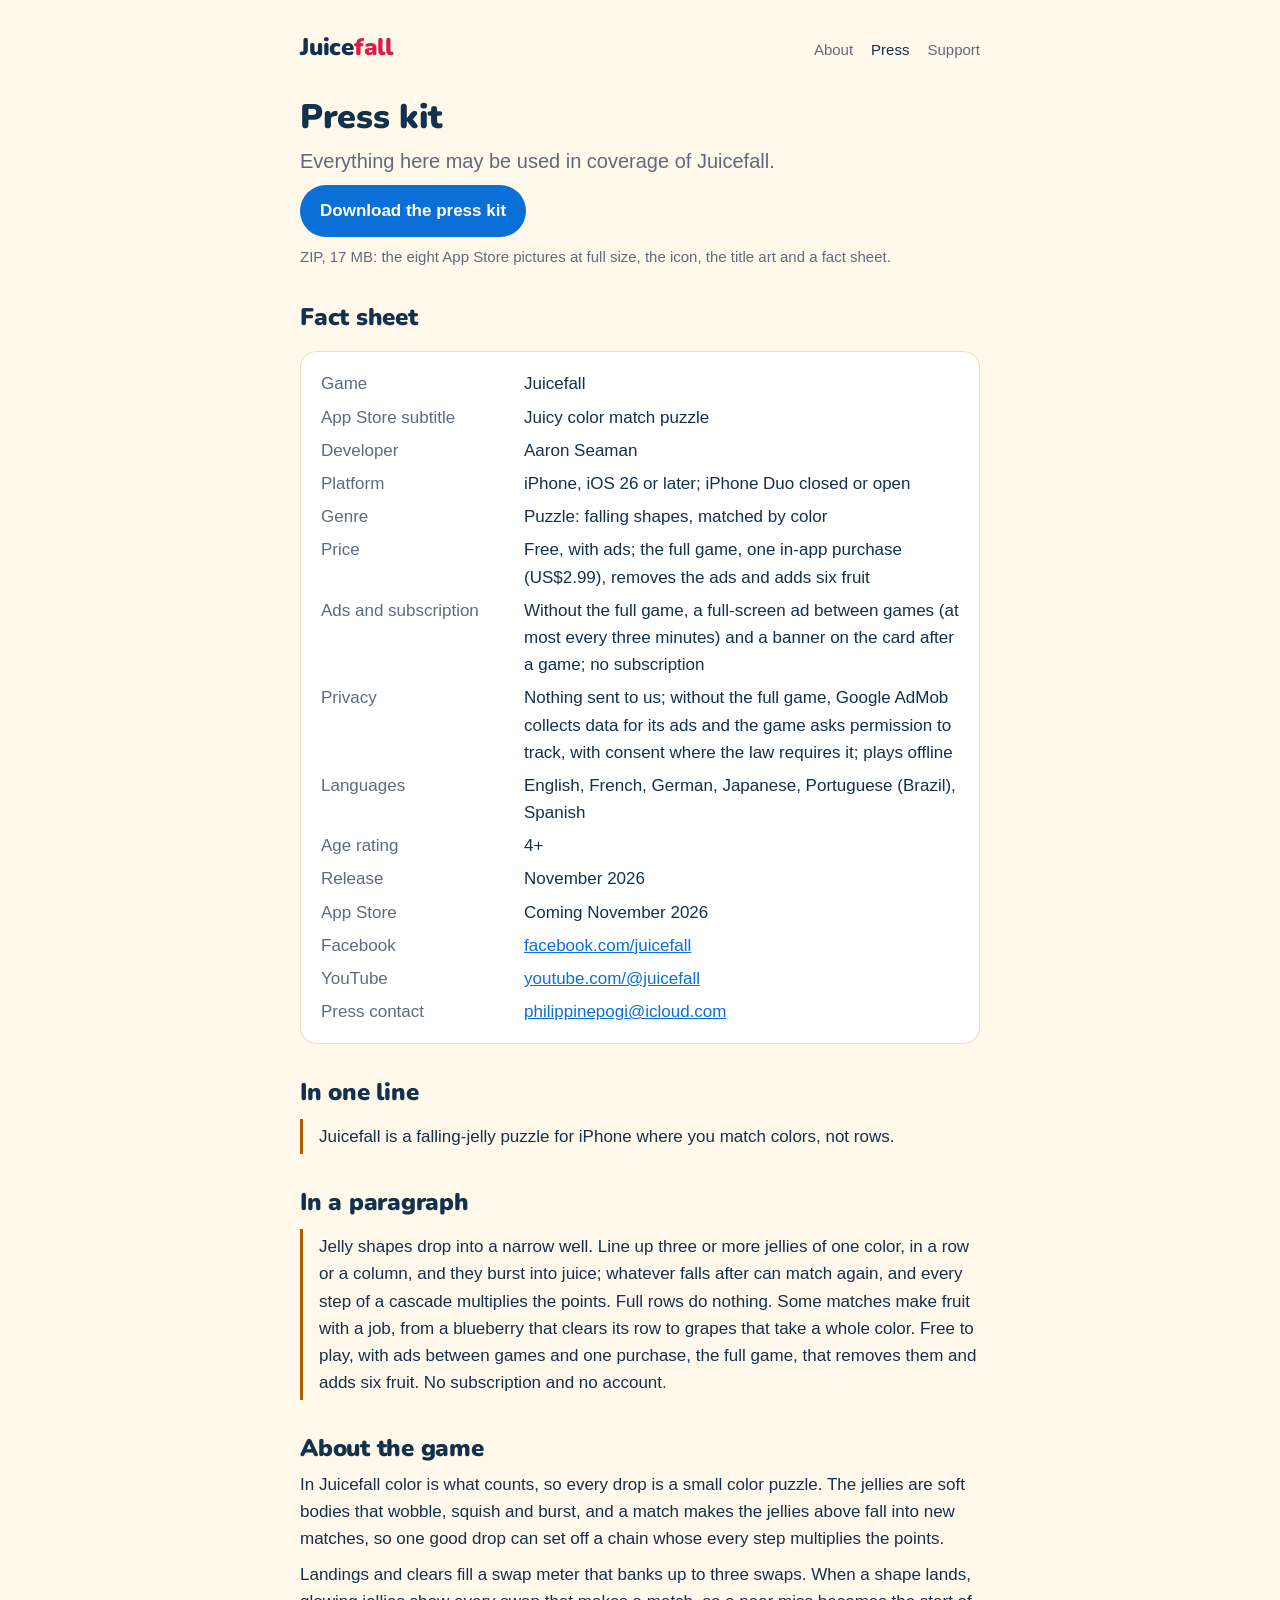
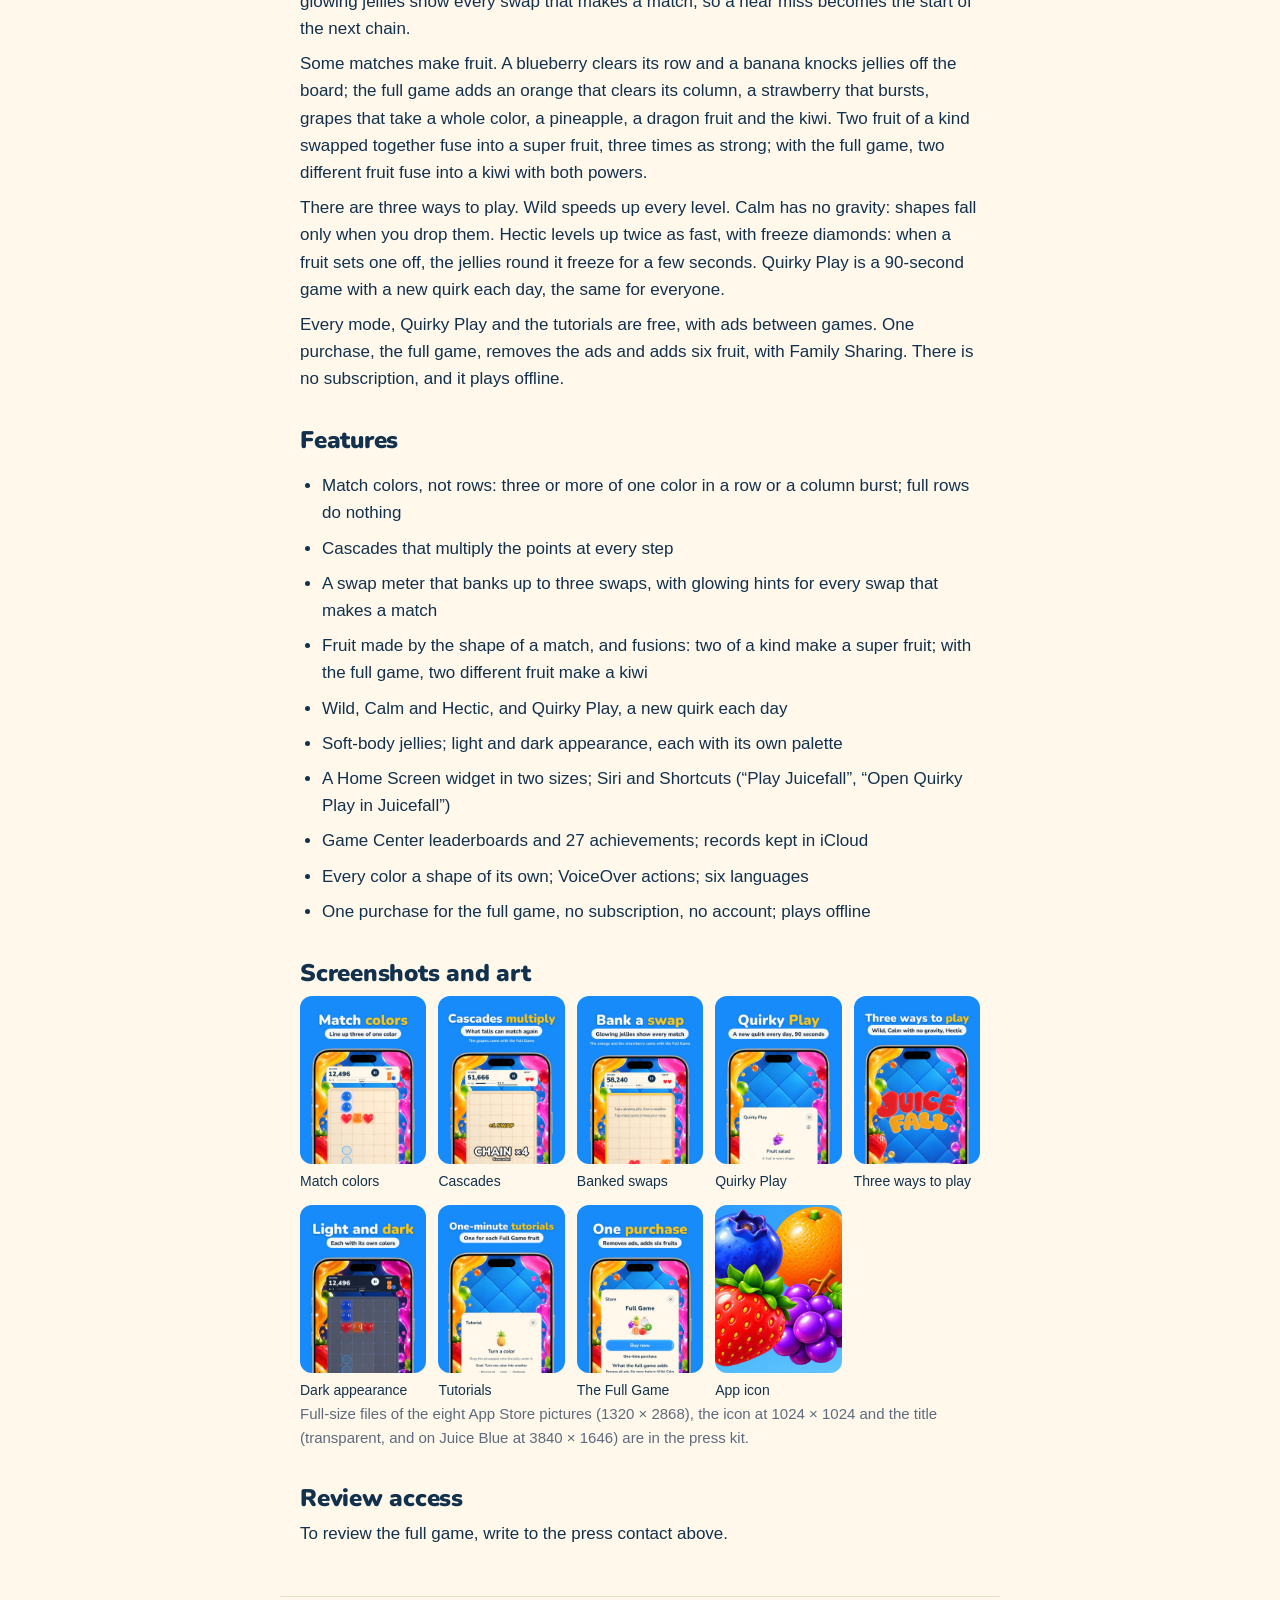
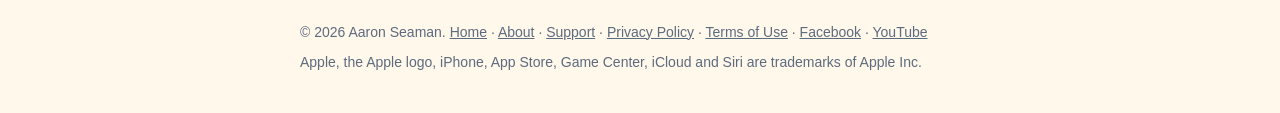
<file: press.html>
<!doctype html>
<html lang="en">
<head>
<meta charset="utf-8">
<meta name="viewport" content="width=device-width, initial-scale=1">
<title>Juicefall press kit</title>
<meta name="description" content="Juicefall press kit: fact sheet, descriptions, screenshots and icon, free to use in coverage of the game.">
<link rel="canonical" href="https://juicefall.com/press.html">
<meta property="og:type" content="website">
<meta property="og:site_name" content="Juicefall">
<meta property="og:title" content="Juicefall press kit">
<meta property="og:description" content="Fact sheet, screenshots and icon for Juicefall, a falling-jelly puzzle for iPhone.">
<meta property="og:url" content="https://juicefall.com/press.html">
<meta property="og:image" content="https://juicefall.com/img/og.jpg">
<meta name="twitter:card" content="summary_large_image">
<link rel="icon" type="image/png" href="favicon.png">
<link rel="apple-touch-icon" href="apple-touch-icon.png">
<link rel="stylesheet" href="style.css">
</head>
<body>
<header>
  <nav aria-label="Site">
    <a class="brand" href="./">Juice<span>fall</span></a>
    <a href="about.html">About</a>
    <a href="press.html" aria-current="page">Press</a>
    <a href="support.html">Support</a>
  </nav>
</header>
<main>
<h1>Press kit</h1>
<p class="lead">Everything here may be used in coverage of Juicefall.</p>
<p><a class="button" href="press/juicefall-press-kit.zip" download>Download the press kit</a></p>
<p class="date">ZIP, 17 MB: the eight App Store pictures at full size, the icon, the title art and a fact sheet.</p>

<h2>Fact sheet</h2>
<div class="card">
  <dl class="sheet">
    <dt>Game</dt><dd>Juicefall</dd>
    <dt>App Store subtitle</dt><dd>Juicy color match puzzle</dd>
    <dt>Developer</dt><dd>Aaron Seaman</dd>
    <dt>Platform</dt><dd>iPhone, iOS 26 or later; iPhone Duo closed or open</dd>
    <dt>Genre</dt><dd>Puzzle: falling shapes, matched by color</dd>
    <dt>Price</dt><dd>Free, with ads; the full game, one in-app purchase (US$2.99), removes the ads and adds six fruit</dd>
    <dt>Ads and subscription</dt><dd>Without the full game, a full-screen ad between games (at most every three minutes) and a banner on the card after a game; no subscription</dd>
    <dt>Privacy</dt><dd>Nothing sent to us; without the full game, Google AdMob collects data for its ads and the game asks permission to track, with consent where the law requires it; plays offline</dd>
    <dt>Languages</dt><dd>English, French, German, Japanese, Portuguese (Brazil), Spanish</dd>
    <dt>Age rating</dt><dd>4+</dd>
    <dt>Release</dt><dd>November 2026</dd>
    <dt>App Store</dt><dd><span data-app-store="link">Coming November 2026</span></dd>
    <dt>Facebook</dt><dd><a href="https://www.facebook.com/juicefall">facebook.com/juicefall</a></dd>
    <dt>YouTube</dt><dd><a href="https://www.youtube.com/@juicefall">youtube.com/@juicefall</a></dd>
    <dt>Press contact</dt><dd><a href="mailto:philippinepogi@icloud.com?subject=Juicefall%20press">philippinepogi@icloud.com</a></dd>
  </dl>
</div>

<h2>In one line</h2>
<blockquote>Juicefall is a falling-jelly puzzle for iPhone where you match colors, not rows.</blockquote>

<h2>In a paragraph</h2>
<blockquote>Jelly shapes drop into a narrow well. Line up three or more jellies of one color, in a row or a column, and they burst into juice; whatever falls after can match again, and every step of a cascade multiplies the points. Full rows do nothing. Some matches make fruit with a job, from a blueberry that clears its row to grapes that take a whole color. Free to play, with ads between games and one purchase, the full game, that removes them and adds six fruit. No subscription and no account.</blockquote>

<h2>About the game</h2>
<p>In Juicefall color is what counts, so every drop is a small color puzzle. The jellies are soft bodies that wobble,
squish and burst, and a match makes the jellies above fall into new matches, so one good drop can set off a chain whose
every step multiplies the points.</p>
<p>Landings and clears fill a swap meter that banks up to three swaps. When a shape lands, glowing jellies show every
swap that makes a match, so a near miss becomes the start of the next chain.</p>
<p>Some matches make fruit. A blueberry clears its row and a banana knocks jellies off the board; the full game adds
an orange that clears its column, a strawberry that bursts, grapes that take a whole color, a pineapple, a dragon
fruit and the kiwi. Two fruit of a kind swapped together fuse into a super fruit, three times as strong; with the
full game, two different fruit fuse into a kiwi with both powers.</p>
<p>There are three ways to play. Wild speeds up every level. Calm has no gravity: shapes fall only when you drop
them. Hectic levels up twice as fast, with freeze diamonds: when a fruit sets one off, the jellies round it freeze for
a few seconds. Quirky Play is a 90-second game with a new quirk each day, the same for everyone.</p>
<p>Every mode, Quirky Play and the tutorials are free, with ads between games. One purchase, the full game,
removes the ads and adds six fruit, with Family Sharing. There is no subscription, and it plays offline.</p>

<h2>Features</h2>
<ul>
  <li>Match colors, not rows: three or more of one color in a row or a column burst; full rows do nothing</li>
  <li>Cascades that multiply the points at every step</li>
  <li>A swap meter that banks up to three swaps, with glowing hints for every swap that makes a match</li>
  <li>Fruit made by the shape of a match, and fusions: two of a kind make a super fruit; with the full game, two different fruit make a kiwi</li>
  <li>Wild, Calm and Hectic, and Quirky Play, a new quirk each day</li>
  <li>Soft-body jellies; light and dark appearance, each with its own palette</li>
  <li>A Home Screen widget in two sizes; Siri and Shortcuts (“Play Juicefall”, “Open Quirky Play in Juicefall”)</li>
  <li>Game Center leaderboards and 27 achievements; records kept in iCloud</li>
  <li>Every color a shape of its own; VoiceOver actions; six languages</li>
  <li>One purchase for the full game, no subscription, no account; plays offline</li>
</ul>

<h2>Screenshots and art</h2>
<div class="downloads">
  <a href="img/shots/01-colors.jpg"><img src="img/shots/01-colors.jpg" width="660" height="1434" loading="lazy" alt="">Match colors</a>
  <a href="img/shots/02-cascade.jpg"><img src="img/shots/02-cascade.jpg" width="660" height="1434" loading="lazy" alt="">Cascades</a>
  <a href="img/shots/03-swap.jpg"><img src="img/shots/03-swap.jpg" width="660" height="1434" loading="lazy" alt="">Banked swaps</a>
  <a href="img/shots/04-quirky.jpg"><img src="img/shots/04-quirky.jpg" width="660" height="1434" loading="lazy" alt="">Quirky Play</a>
  <a href="img/shots/05-modes.jpg"><img src="img/shots/05-modes.jpg" width="660" height="1434" loading="lazy" alt="">Three ways to play</a>
  <a href="img/shots/06-dark.jpg"><img src="img/shots/06-dark.jpg" width="660" height="1434" loading="lazy" alt="">Dark appearance</a>
  <a href="img/shots/07-tutorials.jpg"><img src="img/shots/07-tutorials.jpg" width="660" height="1434" loading="lazy" alt="">Tutorials</a>
  <a href="img/shots/08-store.jpg"><img src="img/shots/08-store.jpg" width="660" height="1434" loading="lazy" alt="">The Full Game</a>
  <a href="img/icon-512.png"><img src="img/icon-512.png" width="512" height="512" loading="lazy" alt="">App icon</a>
</div>
<p class="date">Full-size files of the eight App Store pictures (1320 × 2868), the icon at 1024 × 1024 and the title
(transparent, and on Juice Blue at 3840 × 1646) are in the press kit.</p>

<h2>Review access</h2>
<p>To review the full game, write to the press contact above.</p>
</main>
<footer>
  <p>&copy; 2026 Aaron Seaman. <a href="./">Home</a> · <a href="about.html">About</a> · <a href="support.html">Support</a> · <a href="privacy.html">Privacy Policy</a> · <a href="terms.html">Terms of Use</a> · <a href="https://www.facebook.com/juicefall">Facebook</a> · <a href="https://www.youtube.com/@juicefall">YouTube</a></p>
  <p>Apple, the Apple logo, iPhone, App Store, Game Center, iCloud and Siri are trademarks of Apple Inc.</p>
</footer>
<script src="app-store.js"></script>
</body>
</html>
</file>
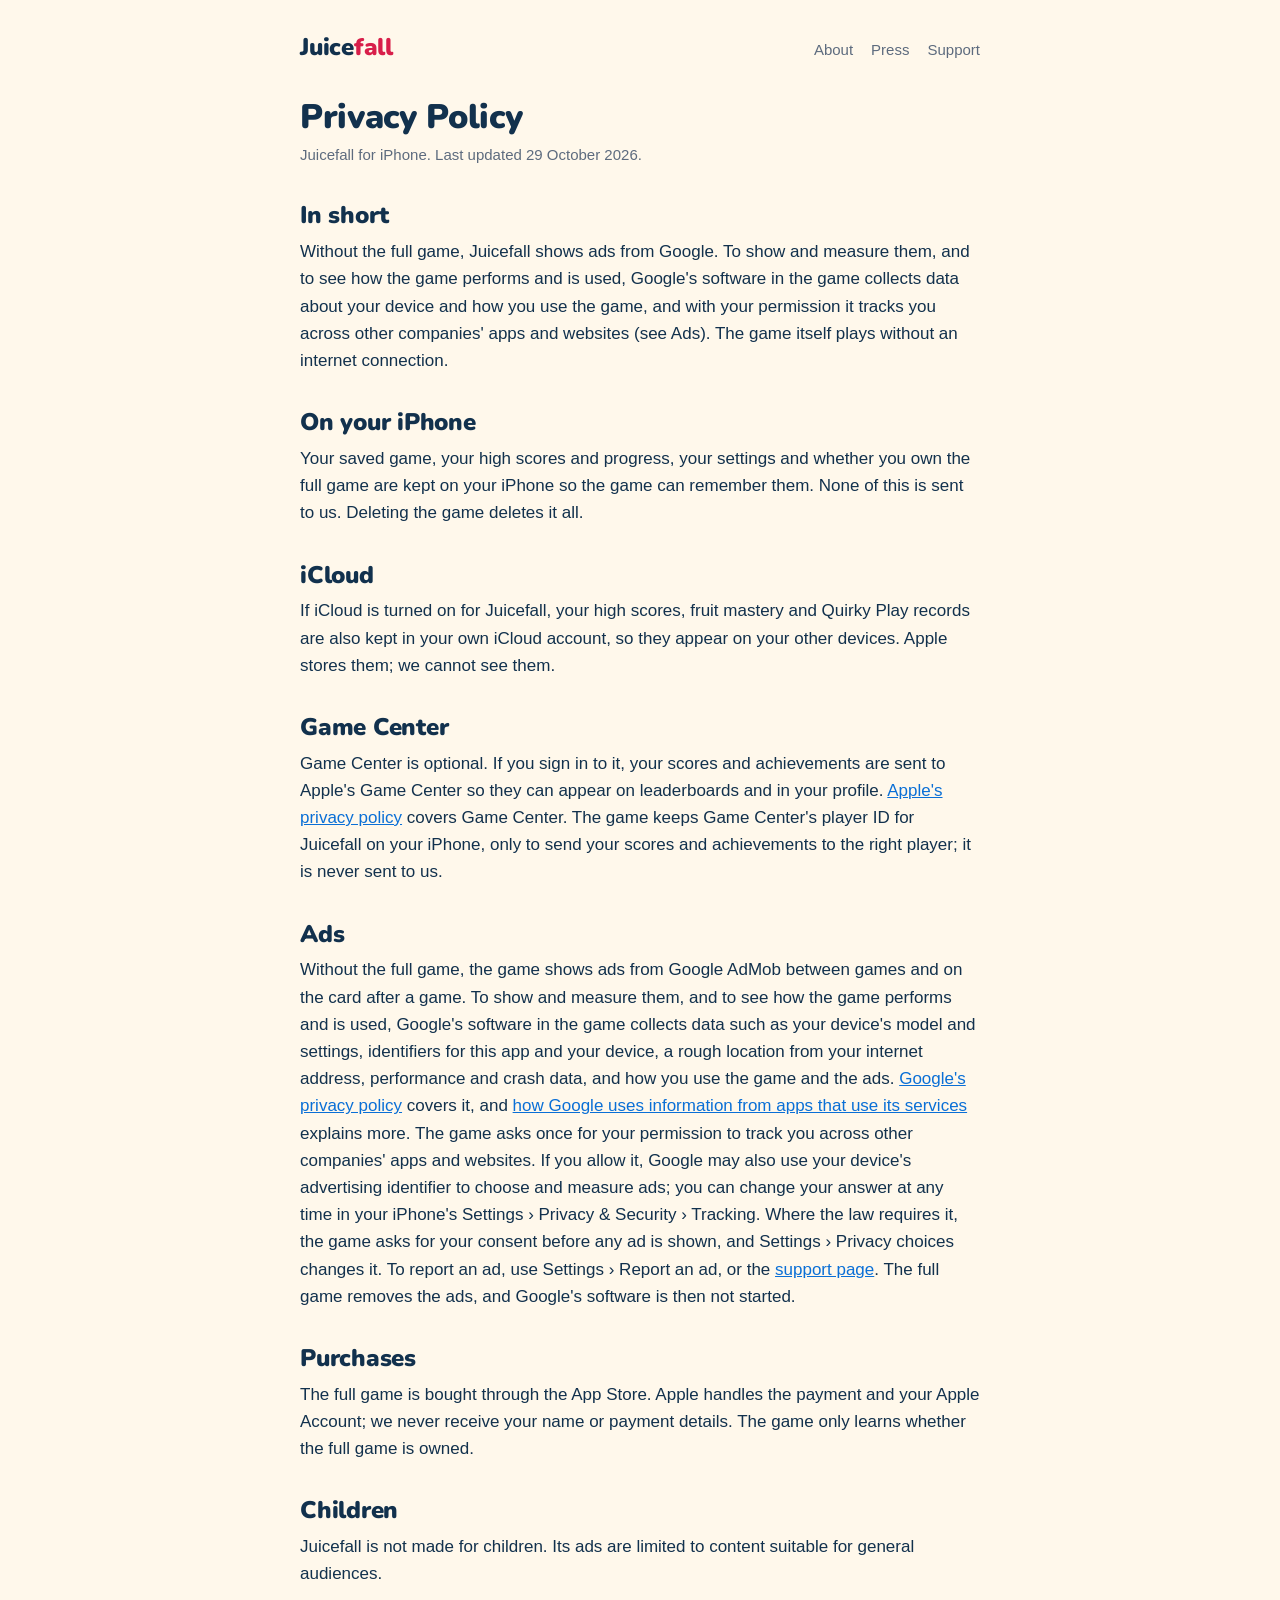
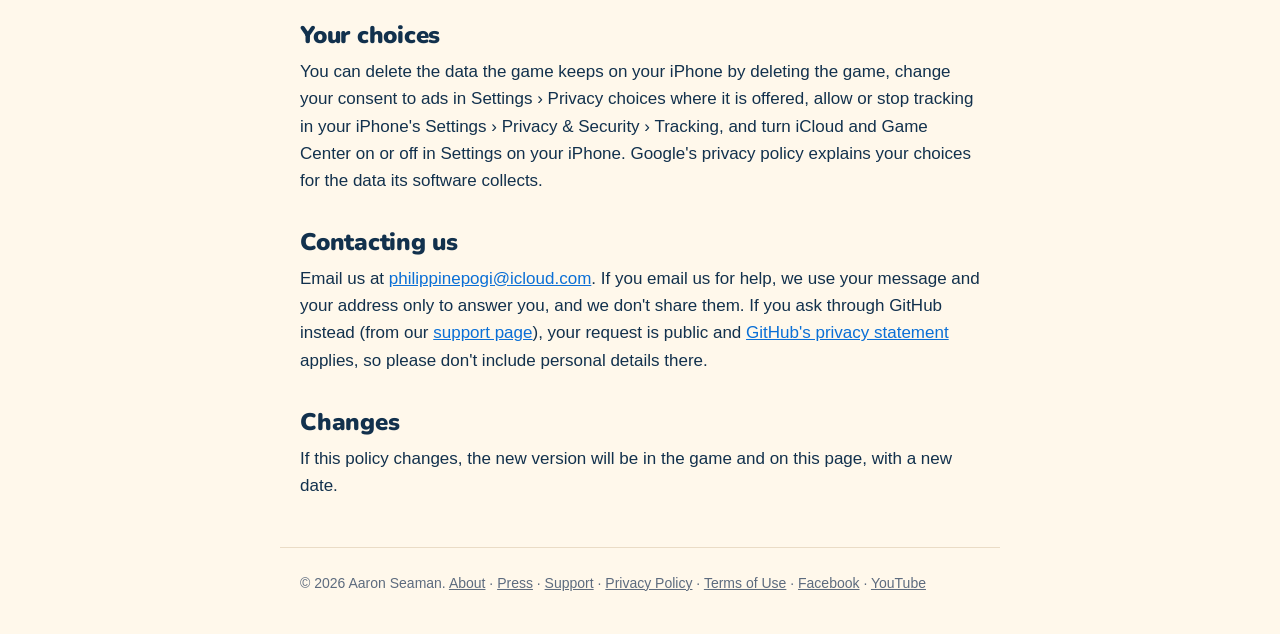
<file: privacy.html>
<!doctype html>
<html lang="en">
<head>
<meta charset="utf-8">
<meta name="viewport" content="width=device-width, initial-scale=1">
<title>Juicefall: Privacy Policy</title>
<meta name="description" content="What Juicefall keeps, what Google's ads collect, and your choices.">
<link rel="icon" type="image/png" href="favicon.png">
<link rel="apple-touch-icon" href="apple-touch-icon.png">
<link rel="stylesheet" href="style.css">
</head>
<body>
<header>
  <nav aria-label="Site">
    <a class="brand" href="./">Juice<span>fall</span></a>
    <a href="about.html">About</a>
    <a href="press.html">Press</a>
    <a href="support.html">Support</a>
  </nav>
</header>
<main>
<h1>Privacy Policy</h1>
<p class="date">Juicefall for iPhone. Last updated 29 October 2026.</p>

<h2>In short</h2>
<p>Without the full game, Juicefall shows ads from Google. To show and measure them, and to see how the game performs
and is used, Google's software in the game collects data about your device and how you use the game, and with your
permission it tracks you across other companies' apps and websites (see Ads). The game itself plays without an internet
connection.</p>

<h2>On your iPhone</h2>
<p>Your saved game, your high scores and progress, your settings and whether you own the full game are kept on your
iPhone so the game can remember them. None of this is sent to us. Deleting the game deletes it all.</p>

<h2>iCloud</h2>
<p>If iCloud is turned on for Juicefall, your high scores, fruit mastery and Quirky Play records are also kept in
your own iCloud account, so they appear on your other devices. Apple stores them; we cannot see them.</p>

<h2>Game Center</h2>
<p>Game Center is optional. If you sign in to it, your scores and achievements are sent to Apple's Game Center so they
can appear on leaderboards and in your profile. <a href="https://www.apple.com/legal/privacy/">Apple's privacy policy</a>
covers Game Center. The game keeps Game Center's player ID for Juicefall on your iPhone, only to send your scores and
achievements to the right player; it is never sent to us.</p>

<h2>Ads</h2>
<p>Without the full game, the game shows ads from Google AdMob between games and on the card after a game. To show and
measure them, and to see how the game performs and is used, Google's software in the game collects data such as your
device's model and settings, identifiers for this app and your device, a rough location from your internet address,
performance and crash data, and how you use the game and the ads.
<a href="https://policies.google.com/privacy">Google's privacy policy</a> covers it, and
<a href="https://policies.google.com/technologies/partner-sites">how Google uses information from apps that use its
services</a> explains more. The game asks once for your permission to track you across other companies' apps and
websites. If you allow it, Google may also use your device's advertising identifier to choose and measure ads; you can
change your answer at any time in your iPhone's Settings › Privacy &amp; Security › Tracking. Where the law requires it, the game asks for your consent
before any ad is shown, and Settings › Privacy choices changes it. To report an ad, use Settings › Report an ad, or the
<a href="support.html#report-an-ad">support page</a>. The full game removes the ads, and Google's software is then not
started.</p>

<h2>Purchases</h2>
<p>The full game is bought through the App Store. Apple handles the payment and your Apple Account; we never receive
your name or payment details. The game only learns whether the full game is owned.</p>

<h2>Children</h2>
<p>Juicefall is not made for children. Its ads are limited to content suitable for general audiences.</p>

<h2>Your choices</h2>
<p>You can delete the data the game keeps on your iPhone by deleting the game, change your consent to ads in
Settings › Privacy choices where it is offered, allow or stop tracking in your iPhone's Settings › Privacy &amp; Security ›
Tracking, and turn iCloud and Game Center on or off in Settings on your iPhone. Google's privacy policy explains your
choices for the data its software collects.</p>

<h2>Contacting us</h2>
<p>Email us at <a href="mailto:philippinepogi@icloud.com">philippinepogi@icloud.com</a>. If you email us for help, we use your message and your address only to
answer you, and we don't share them. If you ask through GitHub instead (from our <a href="support.html">support
page</a>), your request is public and <a href="https://docs.github.com/site-policy/privacy-policies/github-general-privacy-statement">GitHub's
privacy statement</a> applies, so please don't include personal details there.</p>

<h2>Changes</h2>
<p>If this policy changes, the new version will be in the game and on this page, with a new date.</p>
</main>
<footer>
  <p>&copy; 2026 Aaron Seaman. <a href="about.html">About</a> · <a href="press.html">Press</a> · <a href="support.html">Support</a> · <a href="privacy.html">Privacy Policy</a> · <a href="terms.html">Terms of Use</a> · <a href="https://www.facebook.com/juicefall">Facebook</a> · <a href="https://www.youtube.com/@juicefall">YouTube</a></p>
</footer>
</body>
</html>
</file>
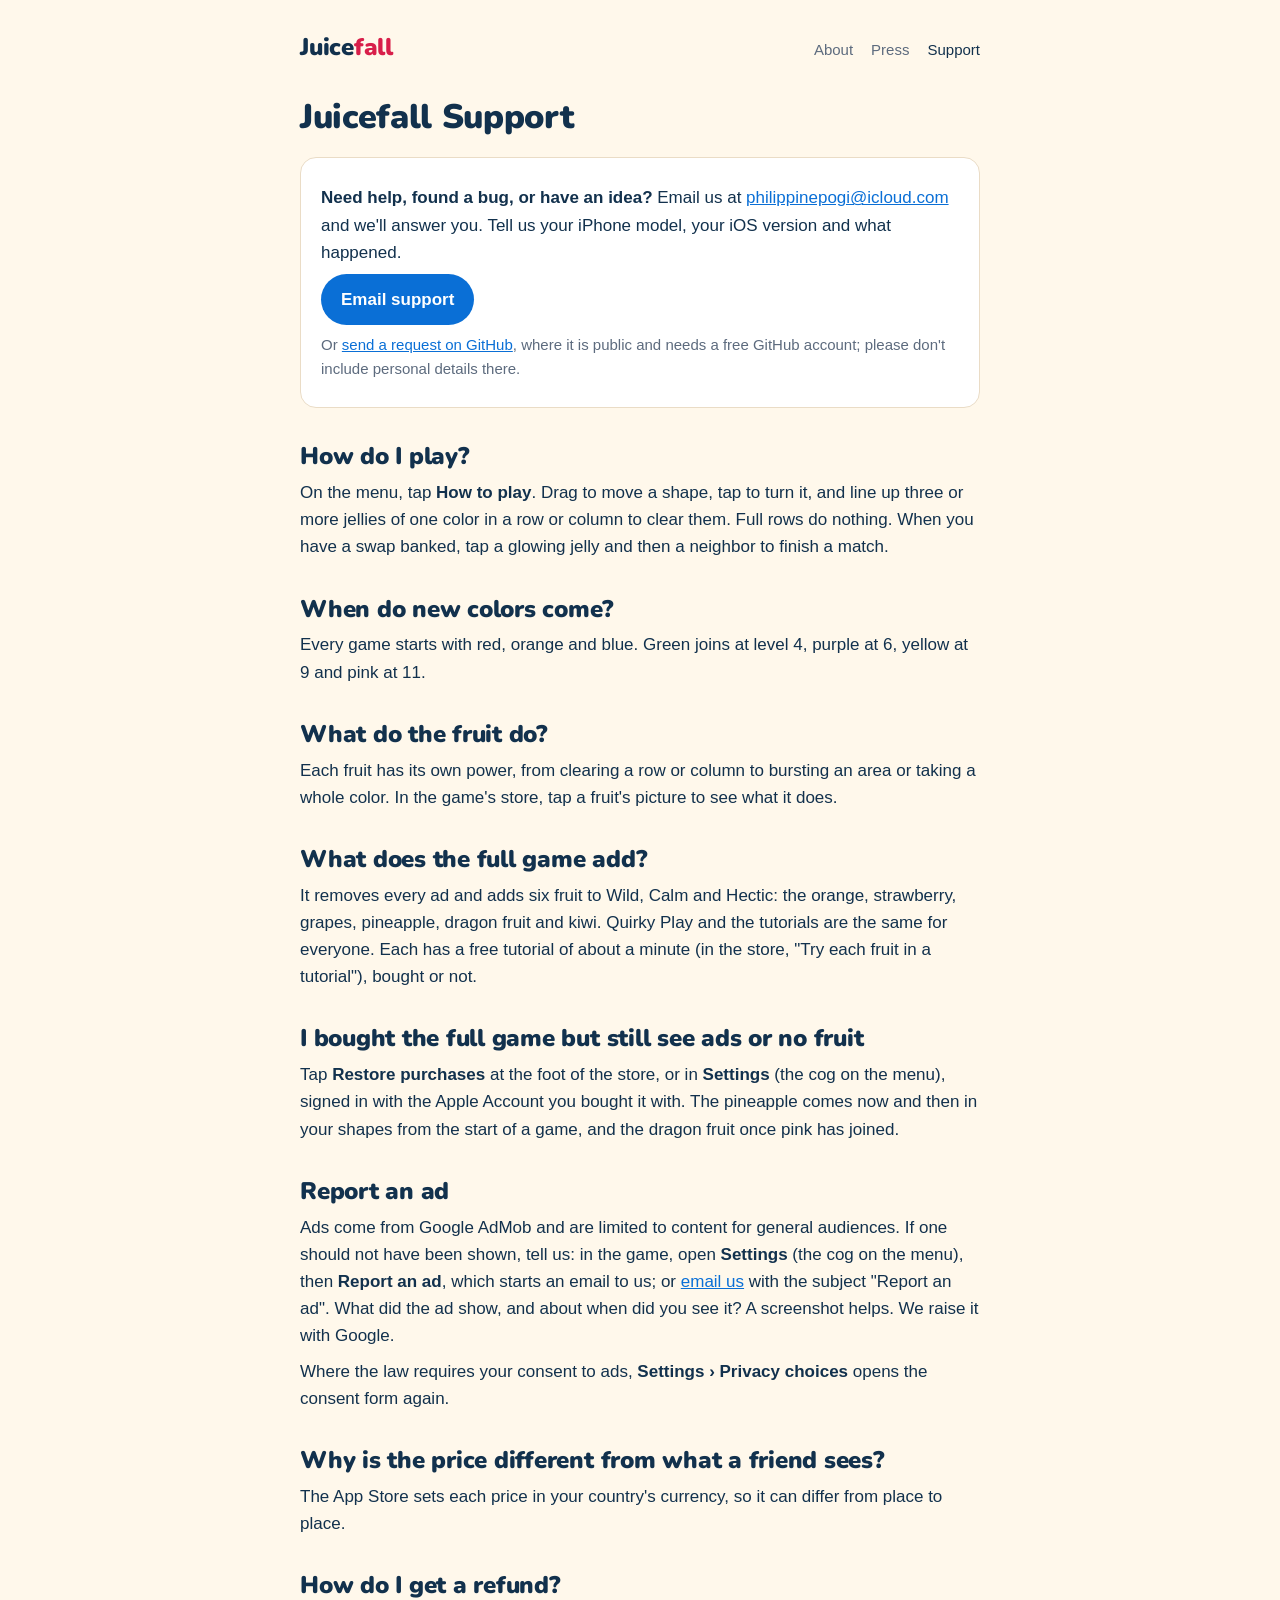
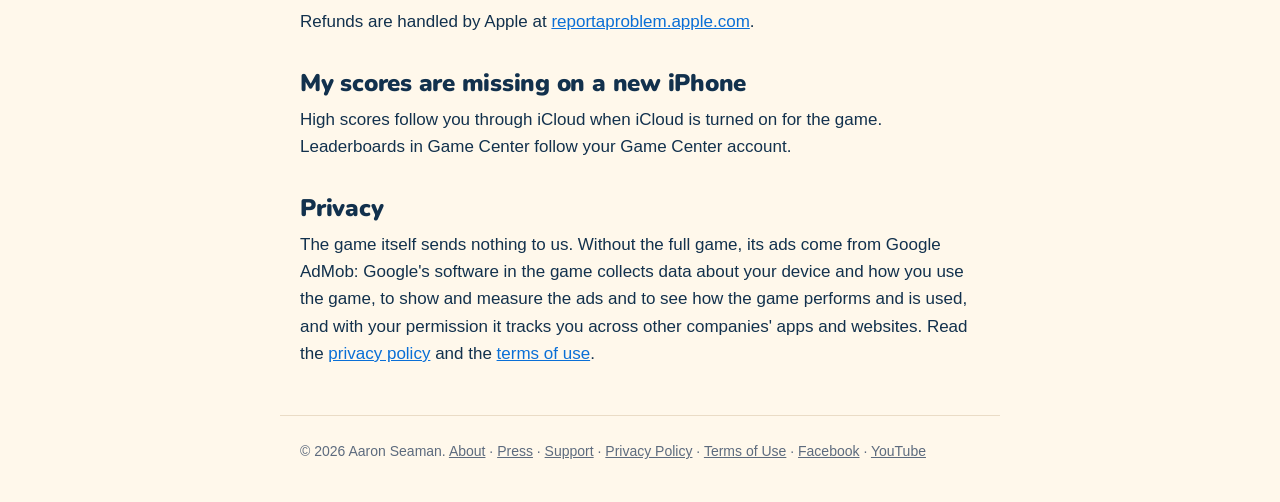
<file: support.html>
<!doctype html>
<html lang="en">
<head>
<meta charset="utf-8">
<meta name="viewport" content="width=device-width, initial-scale=1">
<title>Juicefall: Support</title>
<meta name="description" content="Help with Juicefall: how to play, the full game, ads, scores and how to reach us.">
<link rel="icon" type="image/png" href="favicon.png">
<link rel="apple-touch-icon" href="apple-touch-icon.png">
<link rel="stylesheet" href="style.css">
</head>
<body>
<header>
  <nav aria-label="Site">
    <a class="brand" href="./">Juice<span>fall</span></a>
    <a href="about.html">About</a>
    <a href="press.html">Press</a>
    <a href="support.html" aria-current="page">Support</a>
  </nav>
</header>
<main>
<h1>Juicefall Support</h1>

<div class="card">
  <p><strong>Need help, found a bug, or have an idea?</strong> Email us at <a href="mailto:philippinepogi@icloud.com?subject=Juicefall%20support">philippinepogi@icloud.com</a>
  and we'll answer you. Tell us your iPhone model, your iOS version and what happened.</p>
  <p><a class="button" href="mailto:philippinepogi@icloud.com?subject=Juicefall%20support">Email support</a></p>
  <p class="date">Or <a href="https://github.com/aaronseaman/juicefall/issues/new/choose">send a request on GitHub</a>,
  where it is public and needs a free GitHub account; please don't include personal details there.</p>
</div>

<h2>How do I play?</h2>
<p>On the menu, tap <strong>How to play</strong>. Drag to move a shape, tap to turn it, and line up three or more
jellies of one color in a row or column to clear them. Full rows do nothing. When you have a swap banked, tap a glowing
jelly and then a neighbor to finish a match.</p>

<h2>When do new colors come?</h2>
<p>Every game starts with red, orange and blue. Green joins at level 4, purple at 6, yellow at 9 and pink at 11.</p>

<h2>What do the fruit do?</h2>
<p>Each fruit has its own power, from clearing a row or column to bursting an area or taking a whole color. In the
game's store, tap a fruit's picture to see what it does.</p>

<h2>What does the full game add?</h2>
<p>It removes every ad and adds six fruit to Wild, Calm and Hectic: the orange, strawberry, grapes, pineapple, dragon
fruit and kiwi. Quirky Play and the tutorials are the same for everyone. Each has a free tutorial of about a minute (in the store, "Try each fruit in a tutorial"), bought or not.</p>

<h2>I bought the full game but still see ads or no fruit</h2>
<p>Tap <strong>Restore purchases</strong> at the foot of the store, or in <strong>Settings</strong> (the cog on the
menu), signed in with the Apple Account you bought it with. The pineapple comes now and then in your shapes from the
start of a game, and the dragon fruit once pink has joined.</p>

<h2 id="report-an-ad">Report an ad</h2>
<p>Ads come from Google AdMob and are limited to content for general audiences. If one should not have been shown,
tell us: in the game, open <strong>Settings</strong> (the cog on the menu), then <strong>Report an ad</strong>, which
starts an email to us; or <a href="mailto:philippinepogi@icloud.com?subject=Report%20an%20ad">email us</a> with the
subject "Report an ad". What did the ad show, and about when did you see it? A screenshot helps. We raise it with
Google.</p>
<p>Where the law requires your consent to ads, <strong>Settings › Privacy choices</strong> opens the consent form
again.</p>

<h2>Why is the price different from what a friend sees?</h2>
<p>The App Store sets each price in your country's currency, so it can differ from place to place.</p>

<h2>How do I get a refund?</h2>
<p>Refunds are handled by Apple at <a href="https://reportaproblem.apple.com">reportaproblem.apple.com</a>.</p>

<h2>My scores are missing on a new iPhone</h2>
<p>High scores follow you through iCloud when iCloud is turned on for the game. Leaderboards in Game Center follow your
Game Center account.</p>

<h2>Privacy</h2>
<p>The game itself sends nothing to us. Without the full game, its ads come from Google AdMob: Google's software in the
game collects data about your device and how you use the game, to show and measure the ads and to see how the game
performs and is used, and with your permission it tracks you across other companies' apps and websites. Read the <a href="privacy.html">privacy policy</a> and the <a href="terms.html">terms of use</a>.</p>
</main>
<footer>
  <p>&copy; 2026 Aaron Seaman. <a href="about.html">About</a> · <a href="press.html">Press</a> · <a href="support.html">Support</a> · <a href="privacy.html">Privacy Policy</a> · <a href="terms.html">Terms of Use</a> · <a href="https://www.facebook.com/juicefall">Facebook</a> · <a href="https://www.youtube.com/@juicefall">YouTube</a></p>
</footer>
</body>
</html>
</file>
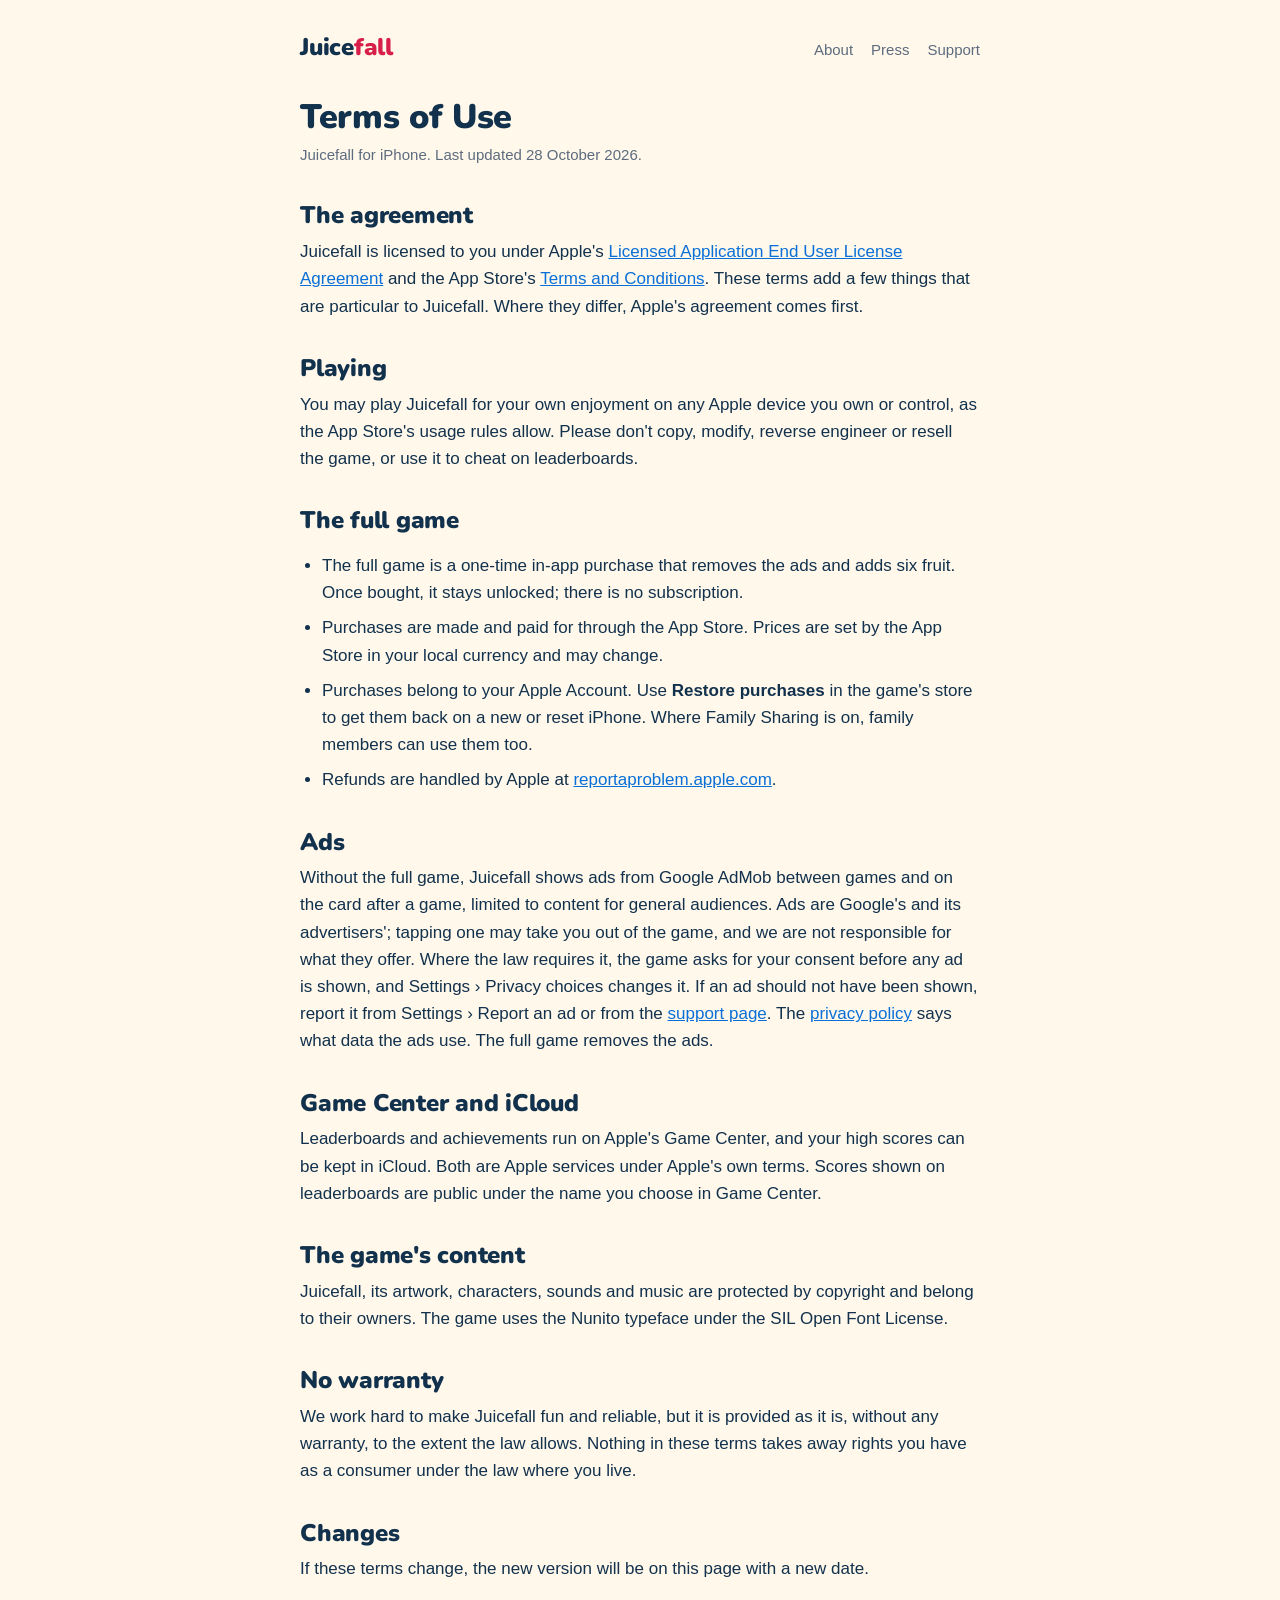
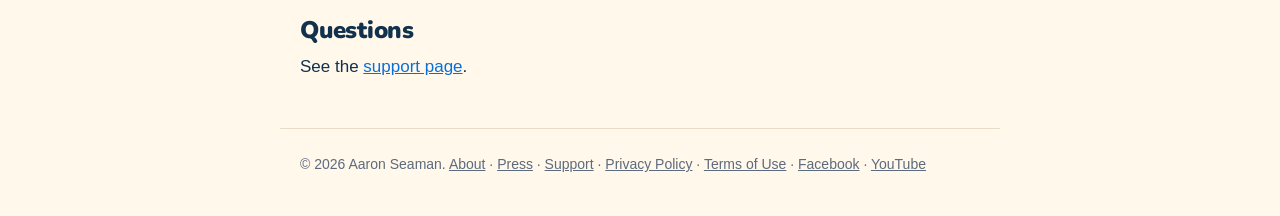
<file: terms.html>
<!doctype html>
<html lang="en">
<head>
<meta charset="utf-8">
<meta name="viewport" content="width=device-width, initial-scale=1">
<title>Juicefall: Terms of Use</title>
<meta name="description" content="The terms for playing Juicefall and buying the full game.">
<link rel="icon" type="image/png" href="favicon.png">
<link rel="apple-touch-icon" href="apple-touch-icon.png">
<link rel="stylesheet" href="style.css">
</head>
<body>
<header>
  <nav aria-label="Site">
    <a class="brand" href="./">Juice<span>fall</span></a>
    <a href="about.html">About</a>
    <a href="press.html">Press</a>
    <a href="support.html">Support</a>
  </nav>
</header>
<main>
<h1>Terms of Use</h1>
<p class="date">Juicefall for iPhone. Last updated 28 October 2026.</p>

<h2>The agreement</h2>
<p>Juicefall is licensed to you under Apple's
<a href="https://www.apple.com/legal/internet-services/itunes/dev/stdeula/">Licensed Application End User License
Agreement</a> and the App Store's <a href="https://www.apple.com/legal/internet-services/itunes/">Terms and
Conditions</a>. These terms add a few things that are particular to Juicefall. Where they differ, Apple's agreement
comes first.</p>

<h2>Playing</h2>
<p>You may play Juicefall for your own enjoyment on any Apple device you own or control, as the App Store's usage
rules allow. Please don't copy, modify, reverse engineer or resell the game, or use it to cheat on leaderboards.</p>

<h2>The full game</h2>
<ul>
  <li>The full game is a one-time in-app purchase that removes the ads and adds six fruit. Once bought, it stays unlocked; there is no subscription.</li>
  <li>Purchases are made and paid for through the App Store. Prices are set by the App Store in your local currency
  and may change.</li>
  <li>Purchases belong to your Apple Account. Use <strong>Restore purchases</strong> in the game's store to get them
  back on a new or reset iPhone. Where Family Sharing is on, family members can use them too.</li>
  <li>Refunds are handled by Apple at <a href="https://reportaproblem.apple.com">reportaproblem.apple.com</a>.</li>
</ul>

<h2>Ads</h2>
<p>Without the full game, Juicefall shows ads from Google AdMob between games and on the card after a game, limited to
content for general audiences. Ads are Google's and its advertisers'; tapping one may take you out of the game, and we
are not responsible for what they offer. Where the law requires it, the game asks for your consent before any ad is
shown, and Settings › Privacy choices changes it. If an ad should not have been shown, report it from Settings › Report
an ad or from the <a href="support.html#report-an-ad">support page</a>. The <a href="privacy.html">privacy policy</a>
says what data the ads use. The full game removes the ads.</p>

<h2>Game Center and iCloud</h2>
<p>Leaderboards and achievements run on Apple's Game Center, and your high scores can be kept in iCloud. Both are
Apple services under Apple's own terms. Scores shown on leaderboards are public under the name you choose in Game
Center.</p>

<h2>The game's content</h2>
<p>Juicefall, its artwork, characters, sounds and music are protected by copyright and belong to their owners. The
game uses the Nunito typeface under the SIL Open Font License.</p>

<h2>No warranty</h2>
<p>We work hard to make Juicefall fun and reliable, but it is provided as it is, without any warranty, to the extent
the law allows. Nothing in these terms takes away rights you have as a consumer under the law where you live.</p>

<h2>Changes</h2>
<p>If these terms change, the new version will be on this page with a new date.</p>

<h2>Questions</h2>
<p>See the <a href="support.html">support page</a>.</p>
</main>
<footer>
  <p>&copy; 2026 Aaron Seaman. <a href="about.html">About</a> · <a href="press.html">Press</a> · <a href="support.html">Support</a> · <a href="privacy.html">Privacy Policy</a> · <a href="terms.html">Terms of Use</a> · <a href="https://www.facebook.com/juicefall">Facebook</a> · <a href="https://www.youtube.com/@juicefall">YouTube</a></p>
</footer>
</body>
</html>
</file>
<file: style.css>
@font-face {
  font-family: "Nunito";
  font-weight: 800;
  font-display: swap;
  src: url("fonts/nunito-extrabold.woff") format("woff");
}
@font-face {
  font-family: "Nunito";
  font-weight: 900;
  font-display: swap;
  src: url("fonts/nunito-black.woff") format("woff");
}
/* Colours from the game's palette (docs/palette.md and Art.swift's Palette in the app's repository): each role a
   bright value and the dark sheet's value; nothing for dark mode is made from a bright colour. */
:root {
  --bg: #fff8eb;          /* Warm Ivory */
  --card: #ffffff;
  --ink: #12314d;         /* Deep Ocean */
  --muted: #5d6b7e;       /* secondary text, as the game deepens it */
  --line: #eadcc6;        /* card border */
  --accent: #d81f4a;      /* the game's red for text */
  --accent-2: #ad5f00;    /* the game's amber for text */
  --link: #0a6fd6;
  --button-bg: #0a6fd6;
  --button-ink: #ffffff;
  --sky: #e3f3ff;         /* selected mode */
  --warm: #fff0c9;        /* warm light */
  --juice-blue: #168bfa;
  --sky-low: #a3f0f1;
  --glass: rgba(255, 248, 235, 0.86);
  --shadow: 0 10px 30px rgba(18, 49, 77, 0.12);
  --drop: drop-shadow(0 14px 18px rgba(18, 49, 77, 0.2));
  --display: "Nunito", -apple-system, BlinkMacSystemFont, "SF Pro Rounded", "Helvetica Neue", Arial, sans-serif;
}
@media (prefers-color-scheme: dark) {
  :root {
    --bg: #0a1020;        /* the dark sky's top */
    --card: #1a2335;      /* surface */
    --ink: #f4faff;
    --muted: #a3b4cf;
    --line: #2a3a56;
    --accent: #ff3756;
    --accent-2: #ffaa1f;
    --link: #3da6ff;
    --button-bg: #2057c4; /* the dark primary button's face */
    --button-ink: #f4faff;
    --sky: #2a3a56;
    --warm: #1a2335;
    --juice-blue: #3da6ff;
    --sky-low: #134ba8;
    --glass: rgba(26, 35, 53, 0.86);
    --shadow: 0 10px 30px rgba(0, 0, 0, 0.45);
    --drop: drop-shadow(0 14px 20px rgba(0, 0, 0, 0.6));
  }
}
* { box-sizing: border-box; }
html { -webkit-text-size-adjust: 100%; }
body {
  margin: 0;
  background: var(--bg);
  color: var(--ink);
  font: 17px/1.6 -apple-system, BlinkMacSystemFont, "SF Pro Text", "Helvetica Neue", Arial, sans-serif;
}
img, video { max-width: 100%; height: auto; display: block; }
header, main, footer { max-width: 720px; margin: 0 auto; padding: 0 20px; }
header { padding-top: 28px; }
nav { display: flex; flex-wrap: wrap; align-items: baseline; gap: 6px 18px; font-size: 15px; }
nav a { color: var(--muted); text-decoration: none; }
nav a:hover, nav a[aria-current="page"] { color: var(--ink); }
.brand {
  font-family: var(--display);
  font-weight: 900;
  font-size: 24px;
  letter-spacing: -0.01em;
  color: var(--ink);
  text-decoration: none;
  margin-right: auto;
}
.brand span { color: var(--accent); }
main { padding-top: 24px; padding-bottom: 40px; }
h1, h2, h3 { font-family: var(--display); font-weight: 900; letter-spacing: -0.01em; text-wrap: balance; }
h1 { font-size: 34px; line-height: 1.15; margin: 8px 0 6px; }
h2 { font-size: 24px; line-height: 1.2; margin: 34px 0 8px; }
h3 { font-size: 19px; line-height: 1.25; margin: 0 0 4px; font-weight: 800; }
p, li { margin: 8px 0; }
ul { padding-left: 22px; }
a { color: var(--link); }
.date { color: var(--muted); font-size: 15px; margin-top: 0; }
.lead { font-size: 20px; color: var(--muted); }
.card {
  background: var(--card);
  border: 1px solid var(--line);
  border-radius: 16px;
  padding: 18px 20px;
  margin: 20px 0;
}
.button {
  display: inline-block;
  padding: 12px 20px;
  border-radius: 999px;
  background: var(--button-bg);
  color: var(--button-ink);
  font-weight: 700;
  text-decoration: none;
}

/* The home page: home.css */

/* Questions and answers, the press kit */
.qa h2 { font-size: 21px; margin-top: 30px; }
.qa h2 + p { margin-top: 4px; }
dl.sheet { display: grid; grid-template-columns: 11em 1fr; gap: 6px 16px; margin: 0; }
dl.sheet dt { color: var(--muted); }
dl.sheet dd { margin: 0; }
.downloads { display: grid; grid-template-columns: repeat(auto-fill, minmax(104px, 1fr)); gap: 12px; }
.downloads a { color: var(--ink); text-decoration: none; font-size: 14px; }
.downloads img { width: 100%; aspect-ratio: 3 / 4; object-fit: cover; object-position: top; border-radius: 12px; margin-bottom: 6px; background: var(--sky); }
blockquote { margin: 12px 0; padding: 4px 0 4px 16px; border-left: 3px solid var(--accent-2); }

footer {
  border-top: 1px solid var(--line);
  padding-top: 16px;
  padding-bottom: 32px;
  color: var(--muted);
  font-size: 14px;
}
footer a { color: var(--muted); }

@media (max-width: 480px) {
  h1 { font-size: 28px; }
  dl.sheet { grid-template-columns: 1fr; gap: 0; }
  dl.sheet dd { margin-bottom: 8px; }
}
</file>
<file: home.css>
/* The home page. Colours are style.css's tokens (the game's bright and dark palette); the art is the game's own:
   the menu's juice-splash backdrop, the title's letters, the pieces and fruit, and the screens inside Apple's iPhone.
   Apple's devices stay upright and still; only the game's jellies move, and not when motion is reduced. */

.home main { max-width: none; padding: 0; }
.home footer { max-width: 1080px; margin: 72px auto 0; }

.skip { position: absolute; left: -9999px; top: 12px; }
.skip:focus { left: 12px; z-index: 20; padding: 8px 14px; border-radius: 999px; background: var(--card); color: var(--ink); }

/* the bar floats over the hero as frosted glass, as the game's chrome does */
.topbar {
  position: fixed;
  z-index: 10;
  top: 12px;
  left: 50%;
  transform: translateX(-50%);
  width: min(1080px, calc(100% - 24px));
  max-width: none;
  padding: 10px 22px;
  border: 1px solid var(--line);
  border-radius: 999px;
  background: var(--glass);
  -webkit-backdrop-filter: blur(16px) saturate(1.4);
  backdrop-filter: blur(16px) saturate(1.4);
  box-shadow: var(--shadow);
}
.topbar nav { align-items: center; font-size: 15px; font-weight: 600; }
.topbar nav a { color: var(--ink); }
.topbar nav a:hover { color: var(--link); }

/* hero */
.hero {
  position: relative;
  display: grid;
  grid-template-columns: minmax(0, 1fr) minmax(0, 1fr);
  align-items: center;
  gap: 32px;
  padding: 120px max(24px, calc((100% - 1080px) / 2)) 72px;
  min-height: min(880px, 100vh);
  background: #1681e8 url("img/hero/backdrop.webp") center 40% / cover no-repeat;
}
@media (max-width: 720px) {
  .hero { background-image: url("img/hero/backdrop-720.webp"); }
}
@media (prefers-color-scheme: dark) {
  .hero { background-color: #062e76; background-image: url("img/hero/backdrop-dark.webp"); }
}
@media (prefers-color-scheme: dark) and (max-width: 720px) {
  .hero { background-image: url("img/hero/backdrop-dark-720.webp"); }
}
.hero-copy { text-align: center; }
.hero h1 { margin: 0; }
.hero-logo { width: min(460px, 100%); margin: 0 auto; filter: drop-shadow(0 10px 18px rgba(18, 49, 77, 0.35)); }
.hero-line {
  display: block;
  margin-top: 6px;
  font-size: 48px;
  line-height: 1.1;
  color: #ffffff;
  text-shadow: 0 2px 0 rgba(18, 49, 77, 0.45), 0 6px 22px rgba(18, 49, 77, 0.55);
}
.hero-line em { font-style: normal; color: #ffd65a; }
.hero-card {
  margin: 24px auto 0;
  max-width: 520px;
  padding: 22px 26px 20px;
  border-radius: 28px;
  background: var(--glass);
  -webkit-backdrop-filter: blur(14px) saturate(1.3);
  backdrop-filter: blur(14px) saturate(1.3);
  box-shadow: 0 18px 40px rgba(18, 49, 77, 0.28);
}
.hero-sub { margin: 0; font-size: 19px; line-height: 1.5; color: var(--ink); }
.get { display: flex; flex-direction: column; align-items: center; gap: 12px; margin-top: 18px; }
.chips { display: flex; flex-wrap: wrap; justify-content: center; gap: 8px; margin: 0; padding: 0; list-style: none; }
.chips li { margin: 0; padding: 5px 12px; border-radius: 999px; background: var(--sky); color: var(--ink); font-size: 14px; font-weight: 600; }

.soon {
  display: inline-flex;
  flex-direction: column;
  align-items: center;
  padding: 7px 24px 8px;
  border-radius: 12px;
  border: 1px solid #a6a6a6;
  background: #000;
  color: #fff;
  line-height: 1.15;
  text-decoration: none;
}
.soon small { font-size: 12px; letter-spacing: 0.02em; }
.soon strong { font-family: var(--display); font-weight: 900; font-size: 22px; }
.badge { display: inline-block; line-height: 0; }
.badge img { height: 54px; width: auto; }
.badge .on-dark { display: none; }
@media (prefers-color-scheme: dark) {
  .soon { background: #fff; color: #000; }
  .badge .on-light { display: none; }
  .badge .on-dark { display: block; }
}

.hero-phones { display: flex; justify-content: center; align-items: flex-end; }
.hero-phones img { height: auto; filter: drop-shadow(0 24px 30px rgba(18, 49, 77, 0.45)); }
.hero-phones .front { position: relative; z-index: 2; width: 46%; }
.hero-phones .side { width: 36%; margin: 0 -9%; transform: translateY(-6%); }

/* shared section parts */
.home section:not(.hero) { max-width: 1080px; margin: 0 auto; padding: 0 20px; }
.home h2 { font-size: 40px; line-height: 1.1; margin: 0 0 10px; }
.home .intro { max-width: 620px; margin: 0 auto; font-size: 19px; color: var(--muted); text-align: center; }
.note { margin: 20px auto 0; text-align: center; font-size: 15px; color: var(--muted); }
.eyebrow { margin: 0 0 6px; font-size: 14px; font-weight: 800; letter-spacing: 0.08em; text-transform: uppercase; color: var(--accent); }

/* how it plays */
.steps { padding-top: 88px !important; text-align: center; }
.steps ol { display: grid; grid-template-columns: repeat(3, 1fr); gap: 18px; margin: 36px 0 0; padding: 0; list-style: none; counter-reset: step; }
.steps li {
  position: relative;
  margin: 0;
  padding: 28px 24px 24px;
  border: 1px solid var(--line);
  border-radius: 28px;
  background: var(--card);
  box-shadow: var(--shadow);
  counter-increment: step;
}
.steps li::before {
  content: counter(step);
  position: absolute;
  top: 16px;
  left: 18px;
  font-family: var(--display);
  font-weight: 900;
  font-size: 15px;
  color: var(--muted);
}
.steps img { width: 96px; height: 96px; margin: 0 auto 10px; }
.steps h3 { font-size: 26px; font-weight: 900; }
.steps p { margin: 4px 0 0; color: var(--muted); }

/* feature spotlights */
.spot {
  display: grid;
  grid-template-columns: 250px minmax(0, 1fr);
  align-items: center;
  gap: 64px;
  margin-top: 28px !important;
  padding: 48px 64px !important;
  border-radius: 40px;
}
.steps + .spot { margin-top: 72px !important; }
.spot.flip { grid-template-columns: minmax(0, 1fr) 250px; }
.spot.flip .device { order: 2; }
.tint-blue { background: var(--sky); }
.tint-warm { background: var(--warm); }
@media (prefers-color-scheme: dark) {
  .tint-blue, .tint-warm { background: var(--card); border: 1px solid var(--line); }
}
.device { margin: 0; }
.device img { width: 100%; height: auto; filter: var(--drop); }
.device figcaption { margin-top: 12px; text-align: center; font-size: 13px; color: var(--muted); }
.spot-text p { font-size: 19px; color: var(--muted); }
.spot-text .eyebrow { font-size: 14px; color: var(--accent); }
.modes { margin: 14px 0 0; }
.modes dt { margin-top: 14px; font-family: var(--display); font-weight: 900; font-size: 22px; line-height: 1.2; }
.modes dd { margin: 2px 0 0; font-size: 17px; color: var(--muted); }
.inline-piece { display: inline; width: 30px; height: 30px; vertical-align: -8px; margin: 0 2px; }

/* fruit */
.fruit { padding-top: 96px !important; text-align: center; }
.fruit-grid { display: grid; grid-template-columns: repeat(4, 1fr); gap: 16px; margin: 36px 0 0; padding: 0; list-style: none; }
.fruit-grid li {
  display: flex;
  flex-direction: column;
  align-items: center;
  margin: 0;
  padding: 22px 18px 18px;
  border: 1px solid var(--line);
  border-radius: 26px;
  background: var(--card);
  box-shadow: var(--shadow);
}
.fruit-grid img { width: 84px; height: 84px; margin-bottom: 8px; }
.fruit-grid h3 { font-size: 21px; font-weight: 900; }
.fruit-grid p { margin: 4px 0 12px; font-size: 15px; line-height: 1.45; color: var(--muted); flex: 1; }
.tag { padding: 3px 11px; border-radius: 999px; font-size: 13px; font-weight: 700; background: var(--warm); color: var(--accent-2); }
.tag.free { background: var(--sky); color: var(--link); }
@media (prefers-color-scheme: dark) {
  .tag, .tag.free { background: var(--line); }
}

/* gallery */
.gallery { padding-top: 96px !important; text-align: center; }
.shots {
  display: flex;
  gap: 18px;
  overflow-x: auto;
  scroll-snap-type: x mandatory;
  padding: 24px 20px 18px;
  margin: 12px -20px 0;
  scrollbar-width: thin;
  text-align: center;
}
.shots figure { margin: 0; flex: 0 0 220px; scroll-snap-align: center; }
.shots img { width: 220px; height: auto; filter: var(--drop); }
.shots figcaption { margin-top: 12px; font-size: 15px; line-height: 1.35; color: var(--muted); }
.shots figcaption strong { display: block; font-family: var(--display); font-weight: 900; font-size: 18px; color: var(--ink); }
.shots figcaption small { display: block; margin-top: 4px; font-size: 13px; }

/* made for iPhone */
.extras { padding-top: 96px !important; text-align: center; }
.extras ul { display: grid; grid-template-columns: repeat(3, 1fr); gap: 14px; margin: 32px 0 0; padding: 0; list-style: none; text-align: left; }
.extras li {
  display: grid;
  grid-template-columns: 52px 1fr;
  grid-template-rows: auto 1fr;
  column-gap: 14px;
  align-content: start;
  margin: 0;
  padding: 18px 20px;
  border: 1px solid var(--line);
  border-radius: 22px;
  background: var(--card);
}
.extras img { grid-row: span 2; width: 52px; height: 52px; }
.extras h3 { margin: 2px 0 0; font-size: 18px; font-weight: 900; }
.extras p { margin: 2px 0 0; font-size: 15px; line-height: 1.45; color: var(--muted); }

/* price */
.price { padding-top: 96px !important; text-align: center; }
.plans { display: grid; grid-template-columns: repeat(2, minmax(0, 380px)); justify-content: center; gap: 18px; margin-top: 32px; text-align: left; }
.plan { padding: 26px 28px; border: 1px solid var(--line); border-radius: 28px; background: var(--card); box-shadow: var(--shadow); }
.plan.full { border: 2px solid var(--juice-blue); }
.plan h3 { font-size: 22px; font-weight: 900; }
.amount { margin: 4px 0 10px; font-family: var(--display); font-weight: 900; font-size: 40px; line-height: 1.1; }
.amount small { font-size: 17px; color: var(--muted); }
.plan ul { margin: 0; padding-left: 20px; }
.plan li { margin: 6px 0; }
.plan li::marker { color: var(--juice-blue); }

/* questions */
.faq { padding-top: 96px !important; }
.faq h2 { text-align: center; }
.faq-list { display: grid; grid-template-columns: repeat(2, 1fr); gap: 14px 28px; margin-top: 28px; }
.faq-list h3 { font-size: 19px; font-weight: 900; }
.faq-list p { margin: 4px 0 0; color: var(--muted); }
.more { text-align: center; margin: 28px 0 0; }

/* closing */
.closing {
  margin-top: 96px !important;
  padding: 56px 24px 52px !important;
  border-radius: 40px;
  text-align: center;
  color: #ffffff;
  background: linear-gradient(180deg, #168bfa, #087ccb);
}
@media (prefers-color-scheme: dark) {
  .closing { background: linear-gradient(180deg, #0a1020, #134ba8); border: 1px solid var(--line); }
}
.closing-logo { width: min(340px, 80%); margin: 0 auto 8px; filter: drop-shadow(0 10px 18px rgba(18, 49, 77, 0.35)); }
.home .closing h2 { font-size: 36px; color: #ffffff; }
.closing > p { margin: 0; font-size: 19px; font-weight: 600; }
.closing .follow { display: flex; gap: 10px; justify-content: center; margin: 0; }
.closing .follow a { display: inline-block; padding: 6px 16px; border-radius: 999px; background: #fff8eb; color: #12314d; font-weight: 700; text-decoration: none; }

/* the jellies bob, and squish when touched */
.bob { animation: bob 4.2s ease-in-out infinite; }
li:nth-child(2) > .bob { animation-delay: -1.4s; }
li:nth-child(3) > .bob { animation-delay: -2.8s; }
li:nth-child(4) > .bob { animation-delay: -0.7s; }
li:nth-child(5) > .bob { animation-delay: -2.1s; }
li:nth-child(6) > .bob { animation-delay: -3.5s; }
li:nth-child(7) > .bob { animation-delay: -1.1s; }
li:nth-child(8) > .bob { animation-delay: -2.5s; }
li:hover > .bob { animation: squish 0.6s ease-out; }
@keyframes bob { 0%, 100% { transform: translateY(0); } 50% { transform: translateY(-8px); } }
@keyframes squish {
  0% { transform: scale(1, 1); }
  30% { transform: scale(1.14, 0.86); }
  60% { transform: scale(0.94, 1.07); }
  100% { transform: scale(1, 1); }
}
@media (prefers-reduced-motion: reduce) {
  .bob, li:hover > .bob { animation: none; }
  .shots { scroll-behavior: auto; }
}

@media (max-width: 960px) {
  .hero { grid-template-columns: 1fr; padding-top: 104px; min-height: 0; }
  .hero-phones { max-width: 560px; margin: 0 auto; width: 100%; }
  .spot, .spot.flip { grid-template-columns: 220px minmax(0, 1fr); gap: 32px; padding: 36px 32px !important; }
  .spot.flip .device { order: 0; }
  .fruit-grid { grid-template-columns: repeat(2, 1fr); }
  .extras ul { grid-template-columns: repeat(2, 1fr); }
}
@media (max-width: 760px) {
  .topbar nav .anchor { display: none; }
  .home h2 { font-size: 32px; }
  .hero-line { font-size: 36px; }
  .hero-sub { font-size: 17px; }
  .steps ol { grid-template-columns: 1fr; }
  .spot, .spot.flip { grid-template-columns: 1fr; text-align: center; padding: 32px 22px !important; border-radius: 30px; }
  .spot .device { width: 230px; margin: 0 auto; }
  .modes { text-align: left; }
  .plans, .faq-list, .extras ul { grid-template-columns: 1fr; }
  .closing { border-radius: 30px; }
}
@media (max-width: 480px) {
  .topbar { padding: 8px 16px; }
  .topbar nav { gap: 6px 14px; font-size: 14px; }
  .hero { padding: 92px 16px 48px; }
  .hero-line { font-size: 32px; }
  .hero-card { padding: 18px 18px 16px; border-radius: 24px; }
  .fruit-grid { gap: 10px; }
  .fruit-grid li { padding: 16px 10px 14px; border-radius: 20px; }
  .fruit-grid img { width: 64px; height: 64px; }
  .fruit-grid h3 { font-size: 18px; }
  .shots figure { flex-basis: 180px; }
  .shots img { width: 180px; }
}
</file>
